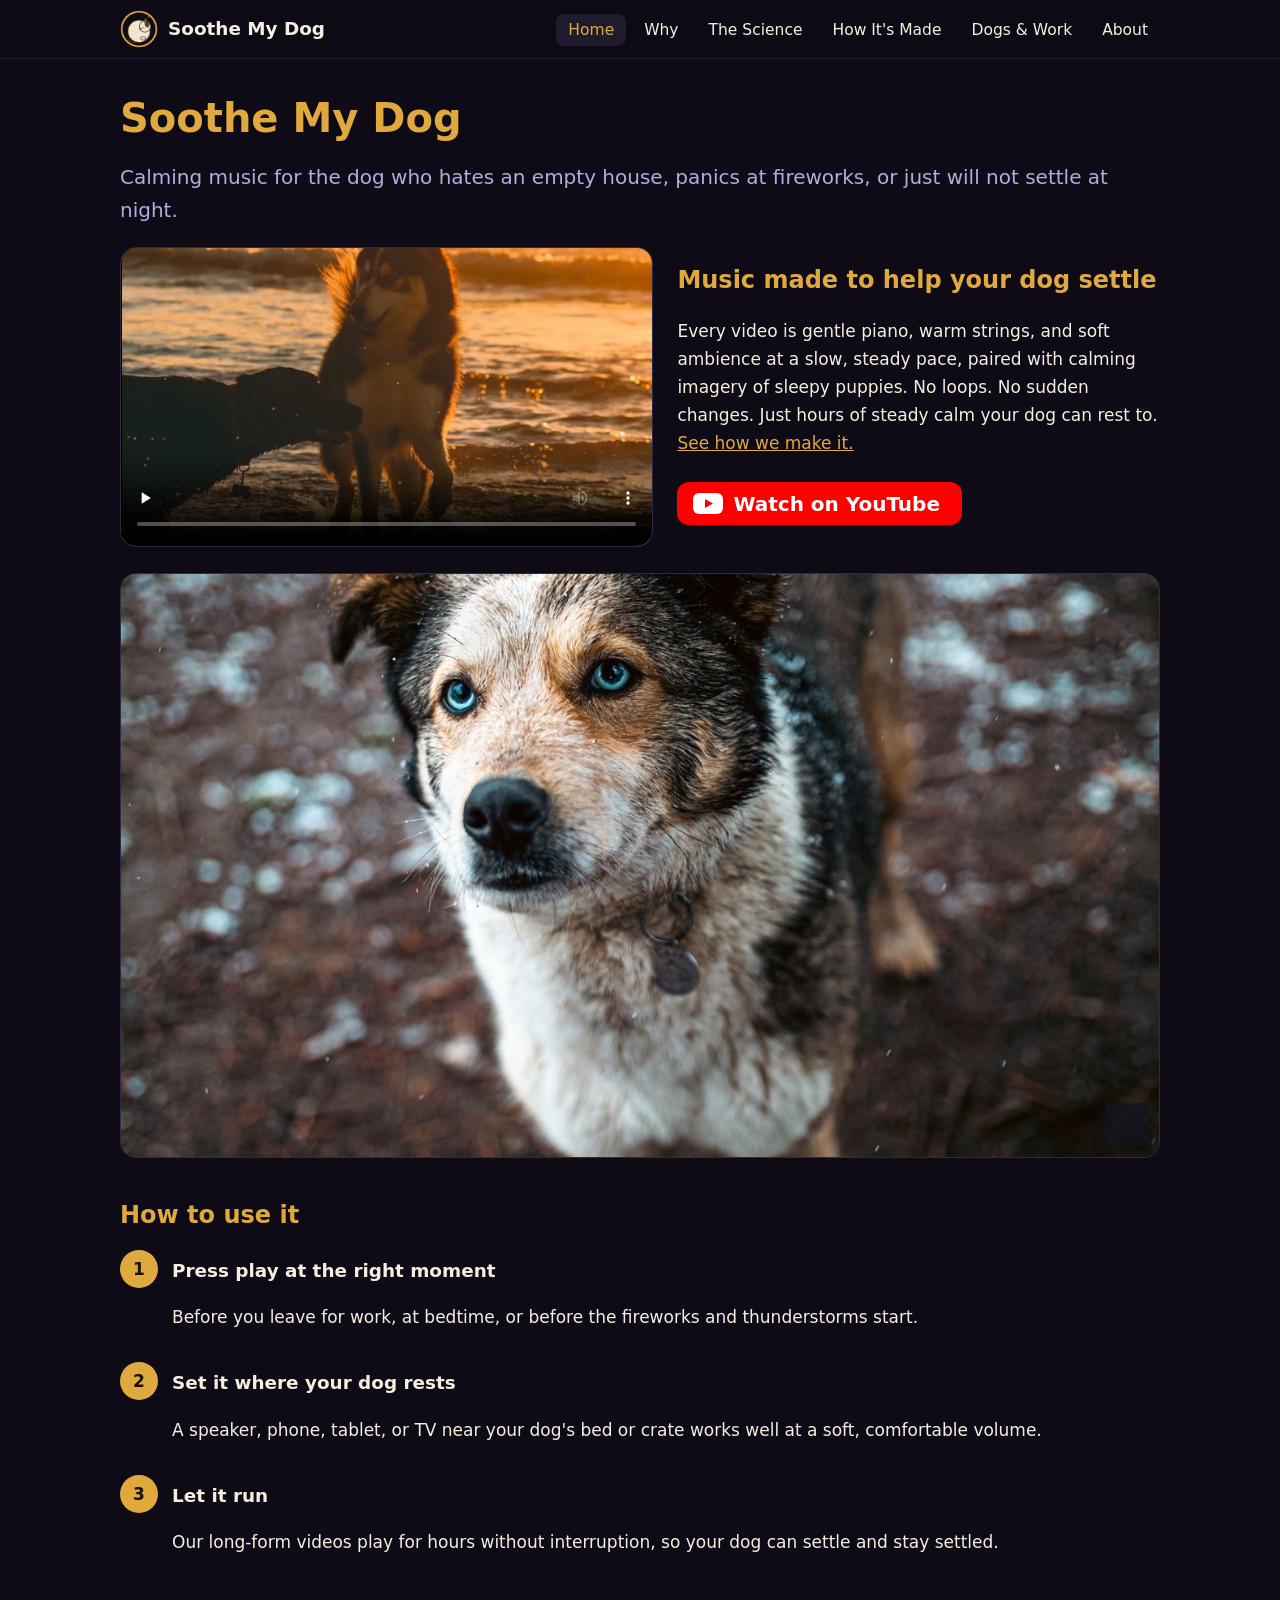
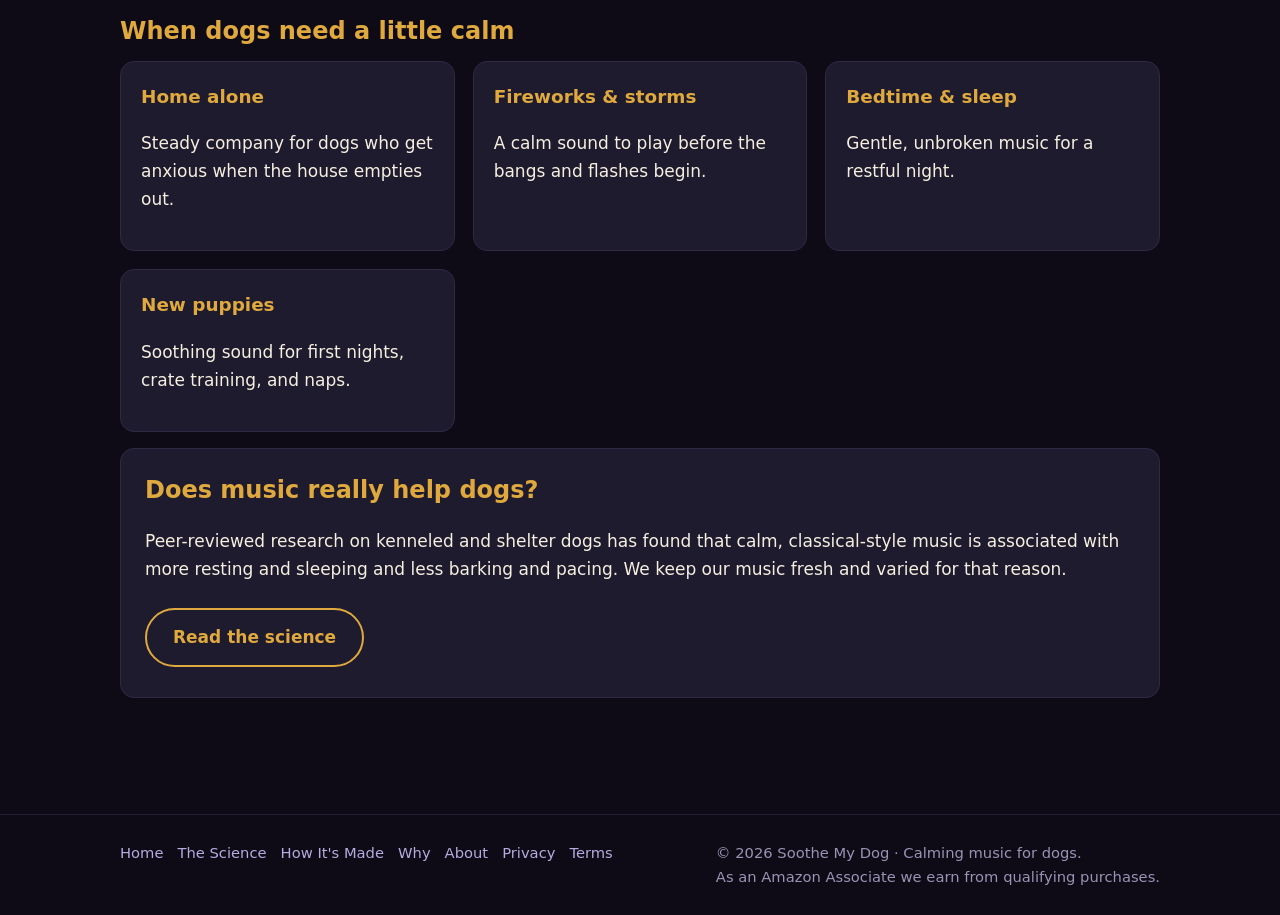
<file: index.html>
<!doctype html><html lang="en"><head>
<meta charset="utf-8"><meta name="viewport" content="width=device-width,initial-scale=1">
<title>Soothe My Dog | Calming Music for Dogs Home Alone, Sleep & Fireworks</title>
<meta name="description" content="Original calming music for dogs who are home alone, anxious overnight, or scared of fireworks and thunderstorms. Hours of gentle, uninterrupted music.">
<link rel="canonical" href="https://www.soothemydog.com/">
<link rel="icon" type="image/png" href="/assets/img/favicon.png">
<meta property="og:type" content="website"><meta property="og:title" content="Soothe My Dog | Calming Music for Dogs Home Alone, Sleep & Fireworks">
<meta property="og:description" content="Original calming music for dogs who are home alone, anxious overnight, or scared of fireworks and thunderstorms. Hours of gentle, uninterrupted music."><meta property="og:url" content="https://www.soothemydog.com/">
<meta property="og:image" content="https://www.soothemydog.com/assets/img/og-hero.jpg"><meta name="twitter:card" content="summary_large_image">
<link rel="stylesheet" href="/assets/site.css?v=b7cb299e">
<script type="application/ld+json">{"@context":"https://schema.org","@type":"Organization","name":"Soothe My Dog","url":"https://www.soothemydog.com","logo":"https://www.soothemydog.com/assets/img/logo.png","description":"Original calming music for dogs who are home alone, anxious, or scared of fireworks and storms.","sameAs":["https://www.youtube.com/channel/UCDjGupYODDsBWKeuKjRhHag"]}</script></head><body>
<a class="skip" href="#main">Skip to content</a>
<header class="site"><div class="bar">
<a class="brand" href="/"><img src="/assets/img/logo.png" alt="" width="38" height="38"><span>Soothe My Dog</span></a>
<nav class="main" aria-label="Primary"><ul><li><a href="/" aria-current="page">Home</a></li><li><a href="/why/">Why</a></li><li><a href="/science/">The Science</a></li><li><a href="/how-our-music-is-made/">How It's Made</a></li><li><a href="/covid-dogs/">Dogs & Work</a></li><li><a href="/about/">About</a></li></ul></nav>
</div></header>
<main id="main">

<h1>Soothe My Dog</h1>
<p class="lead">Calming music for the dog who hates an empty house, panics at fireworks, or just will not settle at night.</p>
<section class="hero">
  <div>
    <video controls preload="none" poster="/assets/video/demo-poster.jpg" width="1280" height="720">
      <source src="/assets/video/demo.mp4" type="video/mp4">
      Your browser does not support the video tag. Watch our music on
      <a href="https://www.youtube.com/channel/UCDjGupYODDsBWKeuKjRhHag">YouTube</a>.
    </video>
  </div>
  <div>
    <h2 style="margin-top:0">Music made to help your dog settle</h2>
    <p>Every video is gentle piano, warm strings, and soft ambience at a slow, steady pace, paired with
    calming imagery of sleepy puppies. No loops. No sudden changes. Just hours of steady calm your dog
    can rest to. <a href="/how-our-music-is-made/">See how we make it.</a></p>
    <a class="btn-yt" href="https://www.youtube.com/channel/UCDjGupYODDsBWKeuKjRhHag"><svg width="30" height="21" viewBox="0 0 30 21" aria-hidden="true" focusable="false"><rect width="30" height="21" rx="6" fill="#fff"></rect><path d="M12 6l8 4.5-8 4.5z" fill="#FF0000"></path></svg>Watch on YouTube</a>
  </div>
</section>
<section class="carousel" aria-roledescription="carousel" aria-label="Sleepy puppies"><div class="frame"><img src="/assets/carousel/pic01.jpg" alt="A calm puppy resting peacefully" class="on" loading="lazy" width="1280" height="720"><img src="/assets/carousel/pic02.jpg" alt="A sleepy young dog settling down" loading="lazy" width="1280" height="720"><img src="/assets/carousel/pic03.jpg" alt="A relaxed puppy with soft eyes" loading="lazy" width="1280" height="720"><img src="/assets/carousel/pic04.jpg" alt="A gentle puppy at rest" loading="lazy" width="1280" height="720"><img src="/assets/carousel/pic05.jpg" alt="A cozy puppy curled up" loading="lazy" width="1280" height="720"><img src="/assets/carousel/pic06.jpg" alt="A drowsy puppy ready to nap" loading="lazy" width="1280" height="720"><img src="/assets/carousel/pic07.jpg" alt="A serene puppy lying quietly" loading="lazy" width="1280" height="720"><img src="/assets/carousel/pic08.jpg" alt="A content puppy relaxing" loading="lazy" width="1280" height="720"><img src="/assets/carousel/pic09.jpg" alt="A tranquil puppy at ease" loading="lazy" width="1280" height="720"><img src="/assets/carousel/pic10.jpg" alt="A soft-furred puppy dozing" loading="lazy" width="1280" height="720"><img src="/assets/carousel/pic11.jpg" alt="A calm puppy resting peacefully" loading="lazy" width="1280" height="720"><img src="/assets/carousel/pic12.jpg" alt="A sleepy young dog settling down" loading="lazy" width="1280" height="720"><img src="/assets/carousel/pic13.jpg" alt="A relaxed puppy with soft eyes" loading="lazy" width="1280" height="720"><img src="/assets/carousel/pic14.jpg" alt="A gentle puppy at rest" loading="lazy" width="1280" height="720"><img src="/assets/carousel/pic15.jpg" alt="A cozy puppy curled up" loading="lazy" width="1280" height="720"><img src="/assets/carousel/pic16.jpg" alt="A drowsy puppy ready to nap" loading="lazy" width="1280" height="720"><img src="/assets/carousel/pic17.jpg" alt="A serene puppy lying quietly" loading="lazy" width="1280" height="720"><img src="/assets/carousel/pic18.jpg" alt="A content puppy relaxing" loading="lazy" width="1280" height="720"><img src="/assets/carousel/pic19.jpg" alt="A tranquil puppy at ease" loading="lazy" width="1280" height="720"><img src="/assets/carousel/pic20.jpg" alt="A soft-furred puppy dozing" loading="lazy" width="1280" height="720"><img src="/assets/carousel/pic21.jpg" alt="A calm puppy resting peacefully" loading="lazy" width="1280" height="720"><img src="/assets/carousel/pic22.jpg" alt="A sleepy young dog settling down" loading="lazy" width="1280" height="720"><img src="/assets/carousel/pic23.jpg" alt="A relaxed puppy with soft eyes" loading="lazy" width="1280" height="720"><img src="/assets/carousel/pic24.jpg" alt="A gentle puppy at rest" loading="lazy" width="1280" height="720"><img src="/assets/carousel/pic25.jpg" alt="A cozy puppy curled up" loading="lazy" width="1280" height="720"><img src="/assets/carousel/pic26.jpg" alt="A drowsy puppy ready to nap" loading="lazy" width="1280" height="720"><img src="/assets/carousel/pic27.jpg" alt="A serene puppy lying quietly" loading="lazy" width="1280" height="720"><img src="/assets/carousel/pic28.jpg" alt="A content puppy relaxing" loading="lazy" width="1280" height="720"><img src="/assets/carousel/pic29.jpg" alt="A tranquil puppy at ease" loading="lazy" width="1280" height="720"><img src="/assets/carousel/pic30.jpg" alt="A soft-furred puppy dozing" loading="lazy" width="1280" height="720"><img src="/assets/carousel/pic31.jpg" alt="A calm puppy resting peacefully" loading="lazy" width="1280" height="720"><img src="/assets/carousel/pic32.jpg" alt="A sleepy young dog settling down" loading="lazy" width="1280" height="720"><img src="/assets/carousel/pic33.jpg" alt="A relaxed puppy with soft eyes" loading="lazy" width="1280" height="720"><img src="/assets/carousel/pic34.jpg" alt="A gentle puppy at rest" loading="lazy" width="1280" height="720"><img src="/assets/carousel/pic35.jpg" alt="A cozy puppy curled up" loading="lazy" width="1280" height="720"><img src="/assets/carousel/pic36.jpg" alt="A drowsy puppy ready to nap" loading="lazy" width="1280" height="720"><img src="/assets/carousel/pic37.jpg" alt="A serene puppy lying quietly" loading="lazy" width="1280" height="720"><img src="/assets/carousel/pic38.jpg" alt="A content puppy relaxing" loading="lazy" width="1280" height="720"><img src="/assets/carousel/pic39.jpg" alt="A tranquil puppy at ease" loading="lazy" width="1280" height="720"><img src="/assets/carousel/pic40.jpg" alt="A soft-furred puppy dozing" loading="lazy" width="1280" height="720"><img src="/assets/carousel/pic41.jpg" alt="A calm puppy resting peacefully" loading="lazy" width="1280" height="720"><img src="/assets/carousel/pic42.jpg" alt="A sleepy young dog settling down" loading="lazy" width="1280" height="720"><img src="/assets/carousel/pic43.jpg" alt="A relaxed puppy with soft eyes" loading="lazy" width="1280" height="720"><img src="/assets/carousel/pic44.jpg" alt="A gentle puppy at rest" loading="lazy" width="1280" height="720"><img src="/assets/carousel/pic45.jpg" alt="A cozy puppy curled up" loading="lazy" width="1280" height="720"><img src="/assets/carousel/pic46.jpg" alt="A drowsy puppy ready to nap" loading="lazy" width="1280" height="720"><img src="/assets/carousel/pic47.jpg" alt="A serene puppy lying quietly" loading="lazy" width="1280" height="720"></div><p class="cstatus" aria-live="polite" style="position:absolute;left:-9999px">Image 1 of 47</p><button class="playpause" type="button" aria-pressed="true" aria-label="Pause slideshow">⏸</button></section>
<h2>How to use it</h2>
<div class="step"><div class="n">1</div><div><h3 style="margin-top:6px">Press play at the right moment</h3>
<p>Before you leave for work, at bedtime, or before the fireworks and thunderstorms start.</p></div></div>
<div class="step"><div class="n">2</div><div><h3 style="margin-top:6px">Set it where your dog rests</h3>
<p>A speaker, phone, tablet, or TV near your dog's bed or crate works well at a soft, comfortable volume.</p></div></div>
<div class="step"><div class="n">3</div><div><h3 style="margin-top:6px">Let it run</h3>
<p>Our long-form videos play for hours without interruption, so your dog can settle and stay settled.</p></div></div>
<h2>When dogs need a little calm</h2>
<div class="grid g2">
  <div class="usecase"><h3>Home alone</h3><p>Steady company for dogs who get anxious when the house empties out.</p></div>
  <div class="usecase"><h3>Fireworks &amp; storms</h3><p>A calm sound to play before the bangs and flashes begin.</p></div>
  <div class="usecase"><h3>Bedtime &amp; sleep</h3><p>Gentle, unbroken music for a restful night.</p></div>
  <div class="usecase"><h3>New puppies</h3><p>Soothing sound for first nights, crate training, and naps.</p></div>
</div>
<div class="card"><h2 style="margin-top:0">Does music really help dogs?</h2>
<p>Peer-reviewed research on kenneled and shelter dogs has found that calm, classical-style music is
associated with more resting and sleeping and less barking and pacing. We keep our music fresh and
varied for that reason.</p>
<a class="btn ghost" href="/science/">Read the science</a></div>

</main><script src="/assets/carousel.js"></script>
<footer class="site"><div class="fwrap">
<div><nav aria-label="Footer"><a href="/">Home</a><a href="/science/">The Science</a><a href="/how-our-music-is-made/">How It's Made</a><a href="/why/">Why</a><a href="/about/">About</a><a href="/privacy/">Privacy</a><a href="/terms/">Terms</a></nav></div>
<div>&copy; 2026 Soothe My Dog &middot; Calming music for dogs.<br>As an Amazon Associate we earn from qualifying purchases.</div>
</div></footer>
</body></html>
</file>
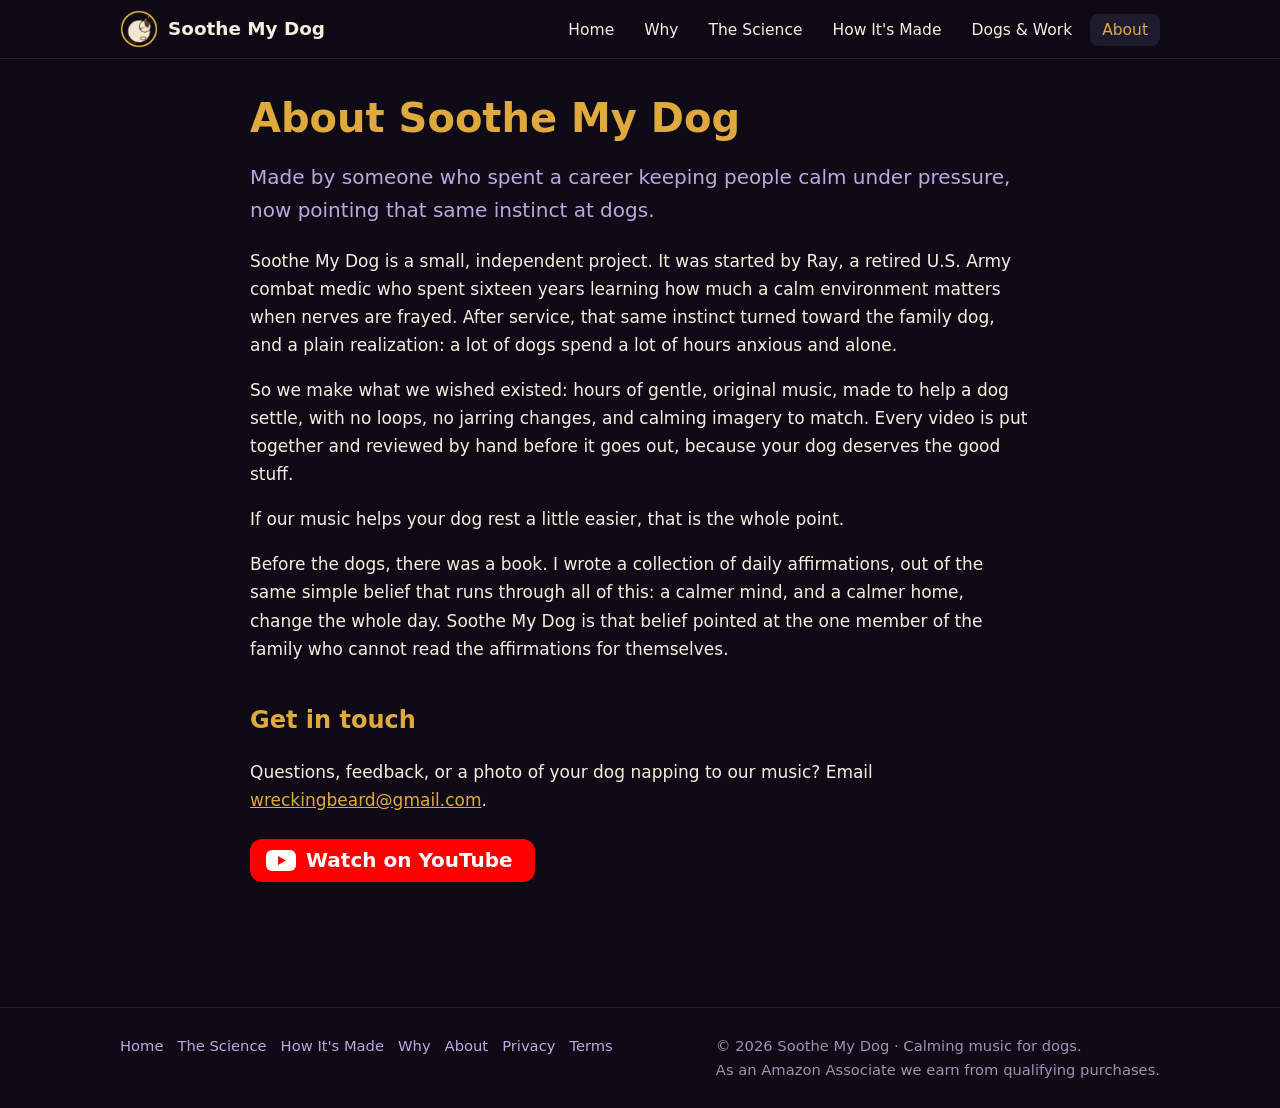
<file: about/index.html>
<!doctype html><html lang="en"><head>
<meta charset="utf-8"><meta name="viewport" content="width=device-width,initial-scale=1">
<title>About | Soothe My Dog</title>
<meta name="description" content="The story behind Soothe My Dog: original calming music made to help anxious dogs settle.">
<link rel="canonical" href="https://www.soothemydog.com/about/">
<link rel="icon" type="image/png" href="/assets/img/favicon.png">
<meta property="og:type" content="website"><meta property="og:title" content="About | Soothe My Dog">
<meta property="og:description" content="The story behind Soothe My Dog: original calming music made to help anxious dogs settle."><meta property="og:url" content="https://www.soothemydog.com/about/">
<meta property="og:image" content="https://www.soothemydog.com/assets/img/og-hero.jpg"><meta name="twitter:card" content="summary_large_image">
<link rel="stylesheet" href="/assets/site.css?v=b7cb299e">
<script type="application/ld+json">{"@context":"https://schema.org","@type":"Organization","name":"Soothe My Dog","url":"https://www.soothemydog.com","logo":"https://www.soothemydog.com/assets/img/logo.png","description":"Original calming music for dogs who are home alone, anxious, or scared of fireworks and storms.","sameAs":["https://www.youtube.com/channel/UCDjGupYODDsBWKeuKjRhHag"]}</script></head><body>
<a class="skip" href="#main">Skip to content</a>
<header class="site"><div class="bar">
<a class="brand" href="/"><img src="/assets/img/logo.png" alt="" width="38" height="38"><span>Soothe My Dog</span></a>
<nav class="main" aria-label="Primary"><ul><li><a href="/">Home</a></li><li><a href="/why/">Why</a></li><li><a href="/science/">The Science</a></li><li><a href="/how-our-music-is-made/">How It's Made</a></li><li><a href="/covid-dogs/">Dogs & Work</a></li><li><a href="/about/" aria-current="page">About</a></li></ul></nav>
</div></header>
<main id="main">

<div class="wrap-narrow">
<h1>About Soothe My Dog</h1>
<p class="lead">Made by someone who spent a career keeping people calm under pressure, now pointing that
same instinct at dogs.</p>
<p>Soothe My Dog is a small, independent project. It was started by Ray, a retired U.S. Army combat
medic who spent sixteen years learning how much a calm environment matters when nerves are frayed.
After service, that same instinct turned toward the family dog, and a plain realization: a lot of dogs
spend a lot of hours anxious and alone.</p>
<p>So we make what we wished existed: hours of gentle, original music, made to help a dog settle, with
no loops, no jarring changes, and calming imagery to match. Every video is put together and reviewed by
hand before it goes out, because your dog deserves the good stuff.</p>
<p>If our music helps your dog rest a little easier, that is the whole point.</p>
<p>Before the dogs, there was a book. I wrote a collection of daily affirmations, out of the same simple
belief that runs through all of this: a calmer mind, and a calmer home, change the whole day. Soothe My
Dog is that belief pointed at the one member of the family who cannot read the affirmations for
themselves.</p>
<h2>Get in touch</h2>
<p>Questions, feedback, or a photo of your dog napping to our music? Email
<a href="mailto:wreckingbeard@gmail.com">wreckingbeard@gmail.com</a>.</p>
<p><a class="btn-yt" href="https://www.youtube.com/channel/UCDjGupYODDsBWKeuKjRhHag"><svg width="30" height="21" viewBox="0 0 30 21" aria-hidden="true" focusable="false"><rect width="30" height="21" rx="6" fill="#fff"></rect><path d="M12 6l8 4.5-8 4.5z" fill="#FF0000"></path></svg>Watch on YouTube</a></p>
</div>

</main>
<footer class="site"><div class="fwrap">
<div><nav aria-label="Footer"><a href="/">Home</a><a href="/science/">The Science</a><a href="/how-our-music-is-made/">How It's Made</a><a href="/why/">Why</a><a href="/about/">About</a><a href="/privacy/">Privacy</a><a href="/terms/">Terms</a></nav></div>
<div>&copy; 2026 Soothe My Dog &middot; Calming music for dogs.<br>As an Amazon Associate we earn from qualifying purchases.</div>
</div></footer>
</body></html>
</file>
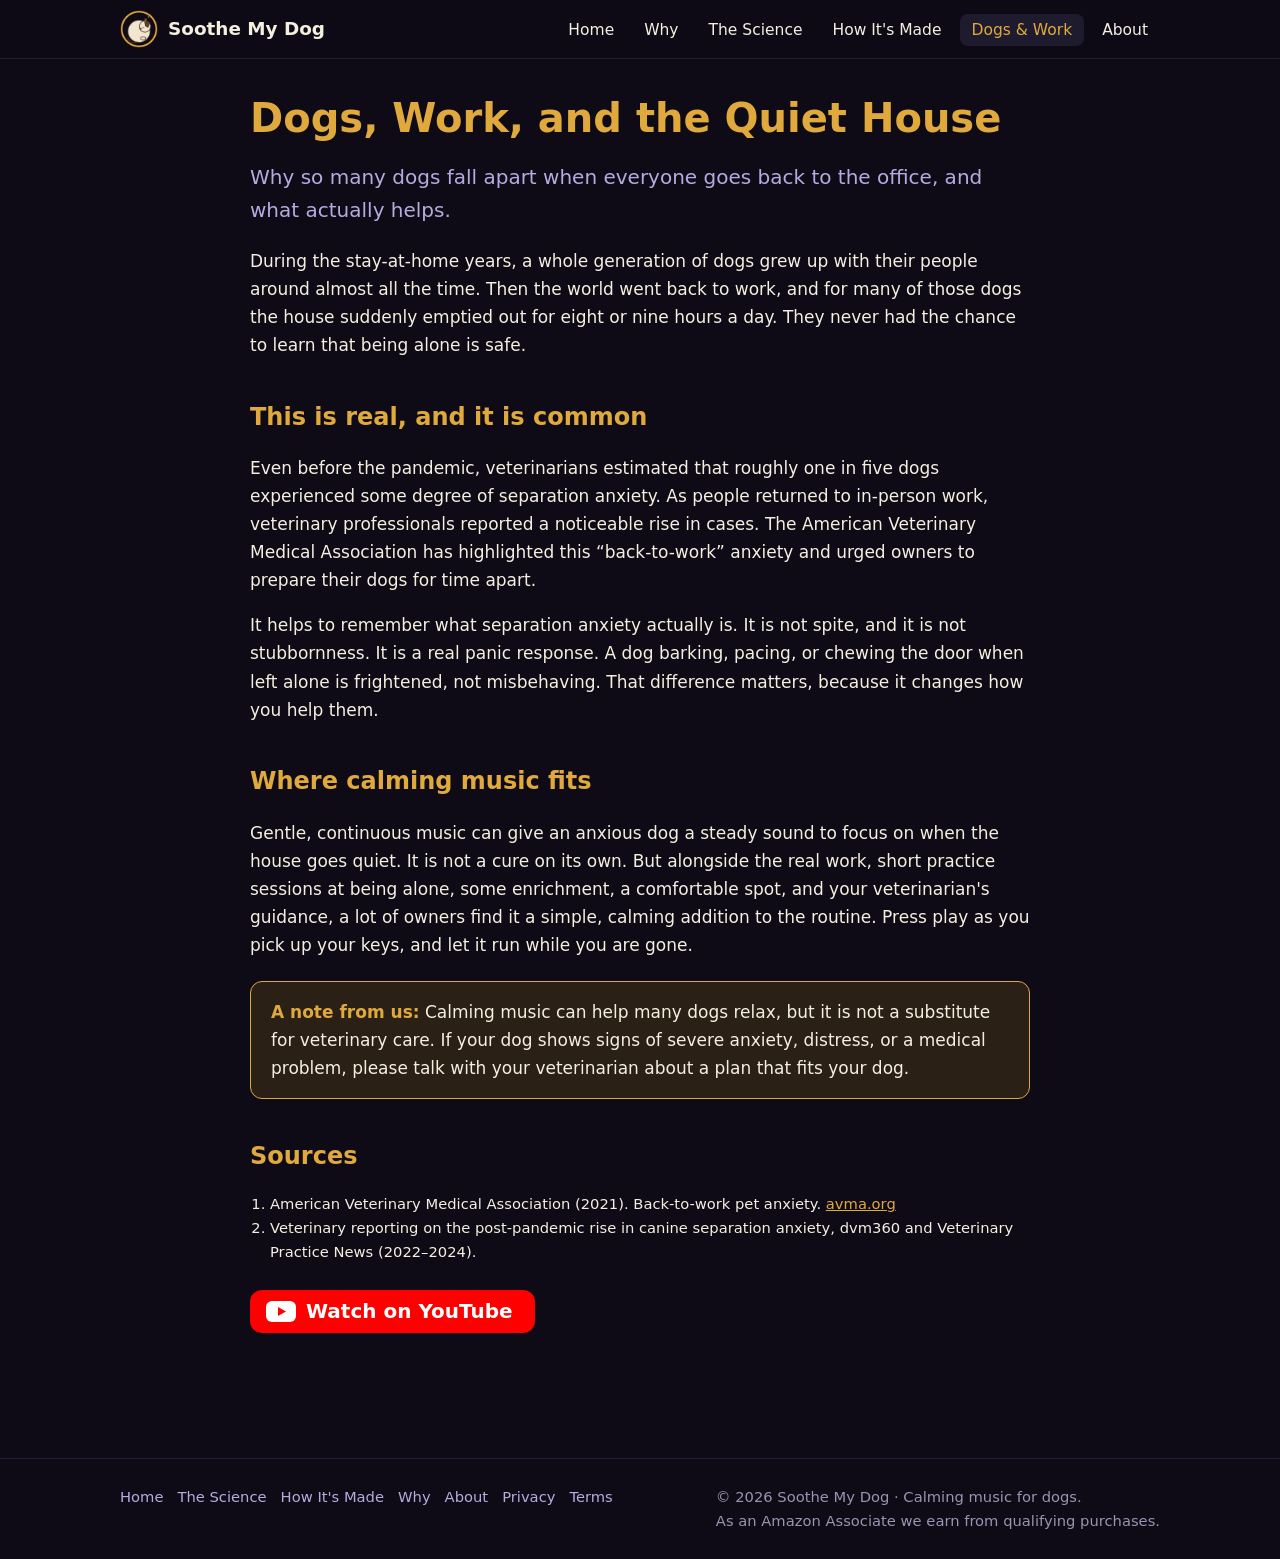
<file: covid-dogs/index.html>
<!doctype html><html lang="en"><head>
<meta charset="utf-8"><meta name="viewport" content="width=device-width,initial-scale=1">
<title>Dogs, Work & Separation Anxiety | Soothe My Dog</title>
<meta name="description" content="Why dogs struggle with separation anxiety after everyone returns to work, and how calming music can help.">
<link rel="canonical" href="https://www.soothemydog.com/covid-dogs/">
<link rel="icon" type="image/png" href="/assets/img/favicon.png">
<meta property="og:type" content="website"><meta property="og:title" content="Dogs, Work & Separation Anxiety | Soothe My Dog">
<meta property="og:description" content="Why dogs struggle with separation anxiety after everyone returns to work, and how calming music can help."><meta property="og:url" content="https://www.soothemydog.com/covid-dogs/">
<meta property="og:image" content="https://www.soothemydog.com/assets/img/og-hero.jpg"><meta name="twitter:card" content="summary_large_image">
<link rel="stylesheet" href="/assets/site.css?v=b7cb299e">
<script type="application/ld+json">{"@context":"https://schema.org","@type":"Organization","name":"Soothe My Dog","url":"https://www.soothemydog.com","logo":"https://www.soothemydog.com/assets/img/logo.png","description":"Original calming music for dogs who are home alone, anxious, or scared of fireworks and storms.","sameAs":["https://www.youtube.com/channel/UCDjGupYODDsBWKeuKjRhHag"]}</script></head><body>
<a class="skip" href="#main">Skip to content</a>
<header class="site"><div class="bar">
<a class="brand" href="/"><img src="/assets/img/logo.png" alt="" width="38" height="38"><span>Soothe My Dog</span></a>
<nav class="main" aria-label="Primary"><ul><li><a href="/">Home</a></li><li><a href="/why/">Why</a></li><li><a href="/science/">The Science</a></li><li><a href="/how-our-music-is-made/">How It's Made</a></li><li><a href="/covid-dogs/" aria-current="page">Dogs & Work</a></li><li><a href="/about/">About</a></li></ul></nav>
</div></header>
<main id="main">

<div class="wrap-narrow">
<h1>Dogs, Work, and the Quiet House</h1>
<p class="lead">Why so many dogs fall apart when everyone goes back to the office, and what actually helps.</p>
<p>During the stay-at-home years, a whole generation of dogs grew up with their people around almost
all the time. Then the world went back to work, and for many of those dogs the house suddenly emptied
out for eight or nine hours a day. They never had the chance to learn that being alone is safe.</p>
<h2>This is real, and it is common</h2>
<p>Even before the pandemic, veterinarians estimated that roughly one in five dogs experienced some
degree of separation anxiety. As people returned to in-person work, veterinary professionals reported a
noticeable rise in cases. The American Veterinary Medical Association has highlighted this
&ldquo;back-to-work&rdquo; anxiety and urged owners to prepare their dogs for time apart.</p>
<p>It helps to remember what separation anxiety actually is. It is not spite, and it is not stubbornness. It
is a real panic response. A dog barking, pacing, or chewing the door when left alone is frightened, not
misbehaving. That difference matters, because it changes how you help them.</p>
<h2>Where calming music fits</h2>
<p>Gentle, continuous music can give an anxious dog a steady sound to focus on when the house goes quiet.
It is not a cure on its own. But alongside the real work, short practice sessions at being alone, some
enrichment, a comfortable spot, and your veterinarian's guidance, a lot of owners find it a simple,
calming addition to the routine. Press play as you pick up your keys, and let it run while you are gone.</p>
<div class="disclaimer"><strong>A note from us:</strong> Calming music can help many dogs relax, but it is not a substitute for veterinary care. If your dog shows signs of severe anxiety, distress, or a medical problem, please talk with your veterinarian about a plan that fits your dog.</div>
<div class="cite"><h2>Sources</h2><ol>
<li>American Veterinary Medical Association (2021). Back-to-work pet anxiety.
<a href="https://www.avma.org/javma-news/2021-08-15/back-work-pet-anxiety">avma.org</a></li>
<li>Veterinary reporting on the post-pandemic rise in canine separation anxiety, dvm360 and
Veterinary Practice News (2022&ndash;2024).</li>
</ol></div>
<p><a class="btn-yt" href="https://www.youtube.com/channel/UCDjGupYODDsBWKeuKjRhHag"><svg width="30" height="21" viewBox="0 0 30 21" aria-hidden="true" focusable="false"><rect width="30" height="21" rx="6" fill="#fff"></rect><path d="M12 6l8 4.5-8 4.5z" fill="#FF0000"></path></svg>Watch on YouTube</a></p>
</div>

</main>
<footer class="site"><div class="fwrap">
<div><nav aria-label="Footer"><a href="/">Home</a><a href="/science/">The Science</a><a href="/how-our-music-is-made/">How It's Made</a><a href="/why/">Why</a><a href="/about/">About</a><a href="/privacy/">Privacy</a><a href="/terms/">Terms</a></nav></div>
<div>&copy; 2026 Soothe My Dog &middot; Calming music for dogs.<br>As an Amazon Associate we earn from qualifying purchases.</div>
</div></footer>
</body></html>
</file>
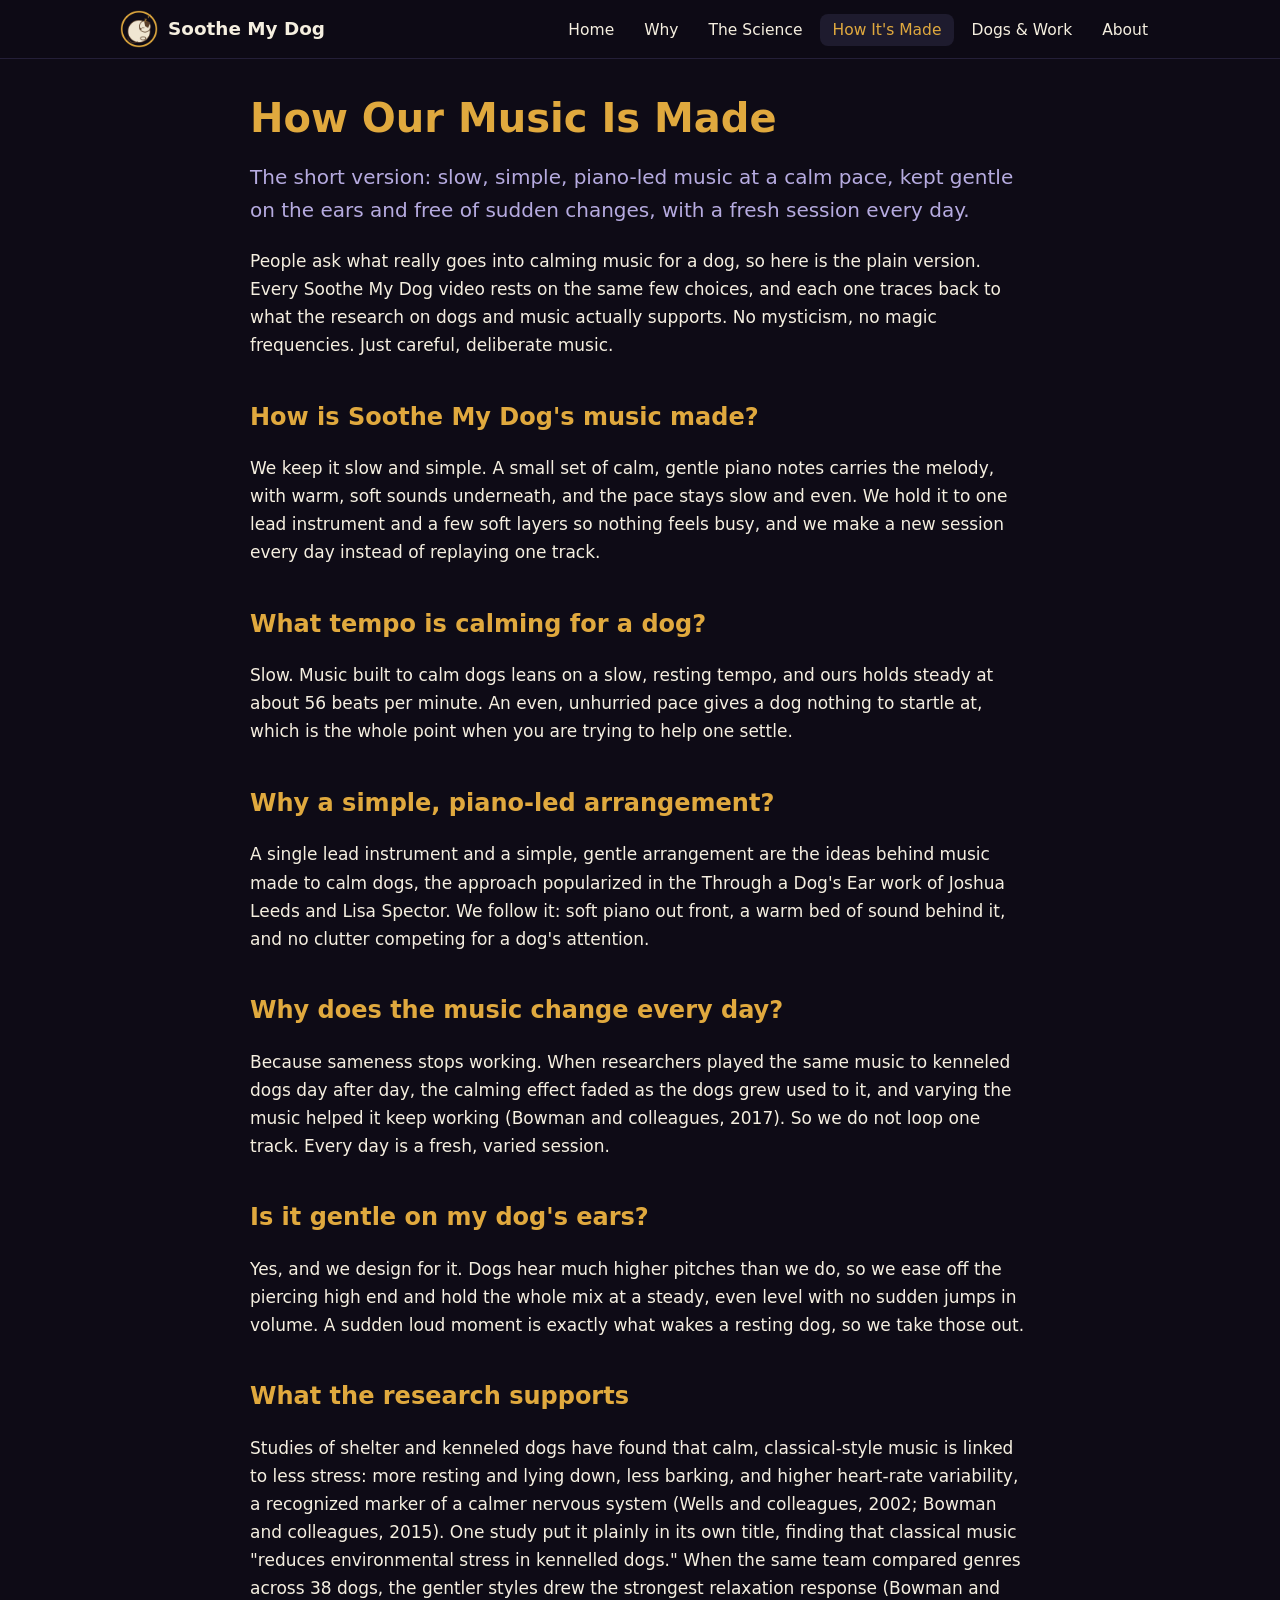
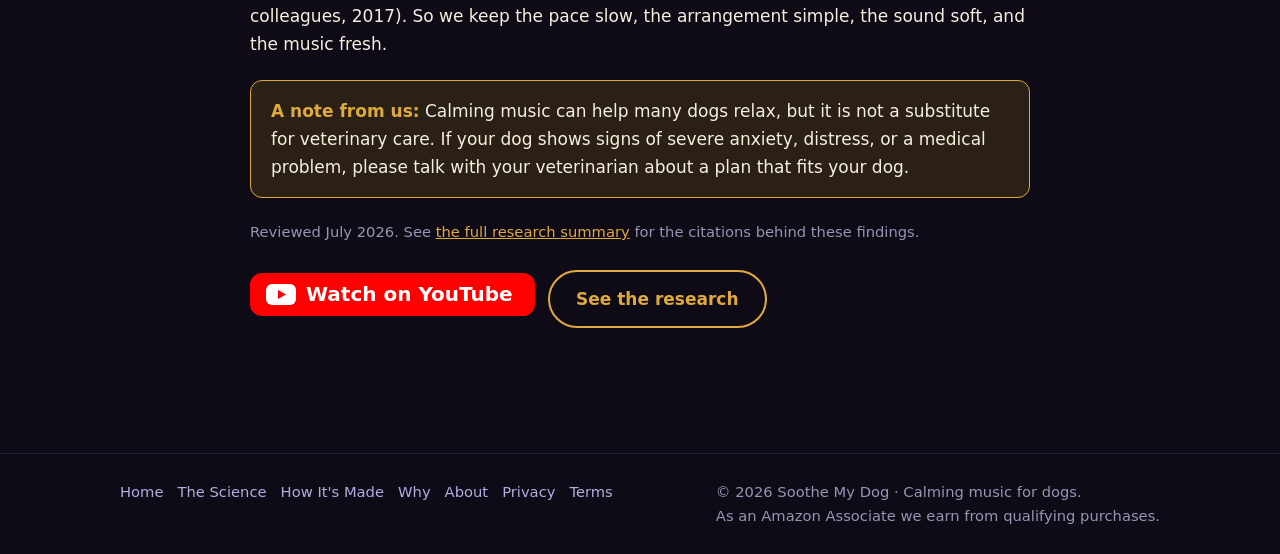
<file: how-our-music-is-made/index.html>
<!doctype html><html lang="en"><head>
<meta charset="utf-8"><meta name="viewport" content="width=device-width,initial-scale=1">
<title>How Our Calming Dog Music Is Made | Soothe My Dog</title>
<meta name="description" content="How we make calming music for dogs: a slow resting tempo of about 56 BPM, a simple piano-led arrangement, gentle high-frequency roll-off, and a fresh session every day, grounded in the research.">
<link rel="canonical" href="https://www.soothemydog.com/how-our-music-is-made/">
<link rel="icon" type="image/png" href="/assets/img/favicon.png">
<meta property="og:type" content="website"><meta property="og:title" content="How Our Calming Dog Music Is Made | Soothe My Dog">
<meta property="og:description" content="How we make calming music for dogs: a slow resting tempo of about 56 BPM, a simple piano-led arrangement, gentle high-frequency roll-off, and a fresh session every day, grounded in the research."><meta property="og:url" content="https://www.soothemydog.com/how-our-music-is-made/">
<meta property="og:image" content="https://www.soothemydog.com/assets/img/og-hero.jpg"><meta name="twitter:card" content="summary_large_image">
<link rel="stylesheet" href="/assets/site.css?v=b7cb299e">
<script type="application/ld+json">{"@context":"https://schema.org","@type":"Organization","name":"Soothe My Dog","url":"https://www.soothemydog.com","logo":"https://www.soothemydog.com/assets/img/logo.png","description":"Original calming music for dogs who are home alone, anxious, or scared of fireworks and storms.","sameAs":["https://www.youtube.com/channel/UCDjGupYODDsBWKeuKjRhHag"]}</script><script type="application/ld+json">{"@context":"https://schema.org","@type":"FAQPage","mainEntity":[{"@type":"Question","name":"How is Soothe My Dog's music made?","acceptedAnswer":{"@type":"Answer","text":"We keep it slow and simple. A small set of calm, gentle piano notes carries the melody, with warm, soft sounds underneath, and the pace stays slow and even. We hold it to one lead instrument and a few soft layers so nothing feels busy, and we make a new session every day instead of replaying one track."}},{"@type":"Question","name":"What tempo is calming for a dog?","acceptedAnswer":{"@type":"Answer","text":"Slow. Music built to calm dogs leans on a slow, resting tempo, and ours holds steady at about 56 beats per minute. An even, unhurried pace gives a dog nothing to startle at, which is the whole point when you are trying to help one settle."}},{"@type":"Question","name":"Why a simple, piano-led arrangement?","acceptedAnswer":{"@type":"Answer","text":"A single lead instrument and a simple, gentle arrangement are the ideas behind music made to calm dogs, the approach popularized in the Through a Dog's Ear work of Joshua Leeds and Lisa Spector. We follow it: soft piano out front, a warm bed of sound behind it, and no clutter competing for a dog's attention."}},{"@type":"Question","name":"Why does the music change every day?","acceptedAnswer":{"@type":"Answer","text":"Because sameness stops working. When researchers played the same music to kenneled dogs day after day, the calming effect faded as the dogs grew used to it, and varying the music helped it keep working (Bowman and colleagues, 2017). So we do not loop one track. Every day is a fresh, varied session."}},{"@type":"Question","name":"Is it gentle on my dog's ears?","acceptedAnswer":{"@type":"Answer","text":"Yes, and we design for it. Dogs hear much higher pitches than we do, so we ease off the piercing high end and hold the whole mix at a steady, even level with no sudden jumps in volume. A sudden loud moment is exactly what wakes a resting dog, so we take those out."}}]}</script></head><body>
<a class="skip" href="#main">Skip to content</a>
<header class="site"><div class="bar">
<a class="brand" href="/"><img src="/assets/img/logo.png" alt="" width="38" height="38"><span>Soothe My Dog</span></a>
<nav class="main" aria-label="Primary"><ul><li><a href="/">Home</a></li><li><a href="/why/">Why</a></li><li><a href="/science/">The Science</a></li><li><a href="/how-our-music-is-made/" aria-current="page">How It's Made</a></li><li><a href="/covid-dogs/">Dogs & Work</a></li><li><a href="/about/">About</a></li></ul></nav>
</div></header>
<main id="main">

<div class="wrap-narrow">
<h1>How Our Music Is Made</h1>
<p class="lead">The short version: slow, simple, piano-led music at a calm pace, kept gentle on the ears and free of sudden changes, with a fresh session every day.</p>
<p>People ask what really goes into calming music for a dog, so here is the plain version. Every Soothe My Dog video rests on the same few choices, and each one traces back to what the research on dogs and music actually supports. No mysticism, no magic frequencies. Just careful, deliberate music.</p>
<h2>How is Soothe My Dog's music made?</h2>
<p>We keep it slow and simple. A small set of calm, gentle piano notes carries the melody, with warm, soft sounds underneath, and the pace stays slow and even. We hold it to one lead instrument and a few soft layers so nothing feels busy, and we make a new session every day instead of replaying one track.</p>
<h2>What tempo is calming for a dog?</h2>
<p>Slow. Music built to calm dogs leans on a slow, resting tempo, and ours holds steady at about 56 beats per minute. An even, unhurried pace gives a dog nothing to startle at, which is the whole point when you are trying to help one settle.</p>
<h2>Why a simple, piano-led arrangement?</h2>
<p>A single lead instrument and a simple, gentle arrangement are the ideas behind music made to calm dogs, the approach popularized in the Through a Dog's Ear work of Joshua Leeds and Lisa Spector. We follow it: soft piano out front, a warm bed of sound behind it, and no clutter competing for a dog's attention.</p>
<h2>Why does the music change every day?</h2>
<p>Because sameness stops working. When researchers played the same music to kenneled dogs day after day, the calming effect faded as the dogs grew used to it, and varying the music helped it keep working (Bowman and colleagues, 2017). So we do not loop one track. Every day is a fresh, varied session.</p>
<h2>Is it gentle on my dog's ears?</h2>
<p>Yes, and we design for it. Dogs hear much higher pitches than we do, so we ease off the piercing high end and hold the whole mix at a steady, even level with no sudden jumps in volume. A sudden loud moment is exactly what wakes a resting dog, so we take those out.</p>

<h2>What the research supports</h2>
<p>Studies of shelter and kenneled dogs have found that calm, classical-style music is linked to less stress: more resting and lying down, less barking, and higher heart-rate variability, a recognized marker of a calmer nervous system (Wells and colleagues, 2002; Bowman and colleagues, 2015). One study put it plainly in its own title, finding that classical music "reduces environmental stress in kennelled dogs." When the same team compared genres across 38 dogs, the gentler styles drew the strongest relaxation response (Bowman and colleagues, 2017). So we keep the pace slow, the arrangement simple, the sound soft, and the music fresh.</p>
<div class="disclaimer"><strong>A note from us:</strong> Calming music can help many dogs relax, but it is not a substitute for veterinary care. If your dog shows signs of severe anxiety, distress, or a medical problem, please talk with your veterinarian about a plan that fits your dog.</div>
<p class="cite">Reviewed July 2026. See <a href="/science/">the full research summary</a> for the citations behind these findings.</p>
<p><a class="btn-yt" href="https://www.youtube.com/channel/UCDjGupYODDsBWKeuKjRhHag"><svg width="30" height="21" viewBox="0 0 30 21" aria-hidden="true" focusable="false"><rect width="30" height="21" rx="6" fill="#fff"></rect><path d="M12 6l8 4.5-8 4.5z" fill="#FF0000"></path></svg>Watch on YouTube</a> <a class="btn ghost" href="/science/">See the research</a></p>
</div>

</main>
<footer class="site"><div class="fwrap">
<div><nav aria-label="Footer"><a href="/">Home</a><a href="/science/">The Science</a><a href="/how-our-music-is-made/">How It's Made</a><a href="/why/">Why</a><a href="/about/">About</a><a href="/privacy/">Privacy</a><a href="/terms/">Terms</a></nav></div>
<div>&copy; 2026 Soothe My Dog &middot; Calming music for dogs.<br>As an Amazon Associate we earn from qualifying purchases.</div>
</div></footer>
</body></html>
</file>
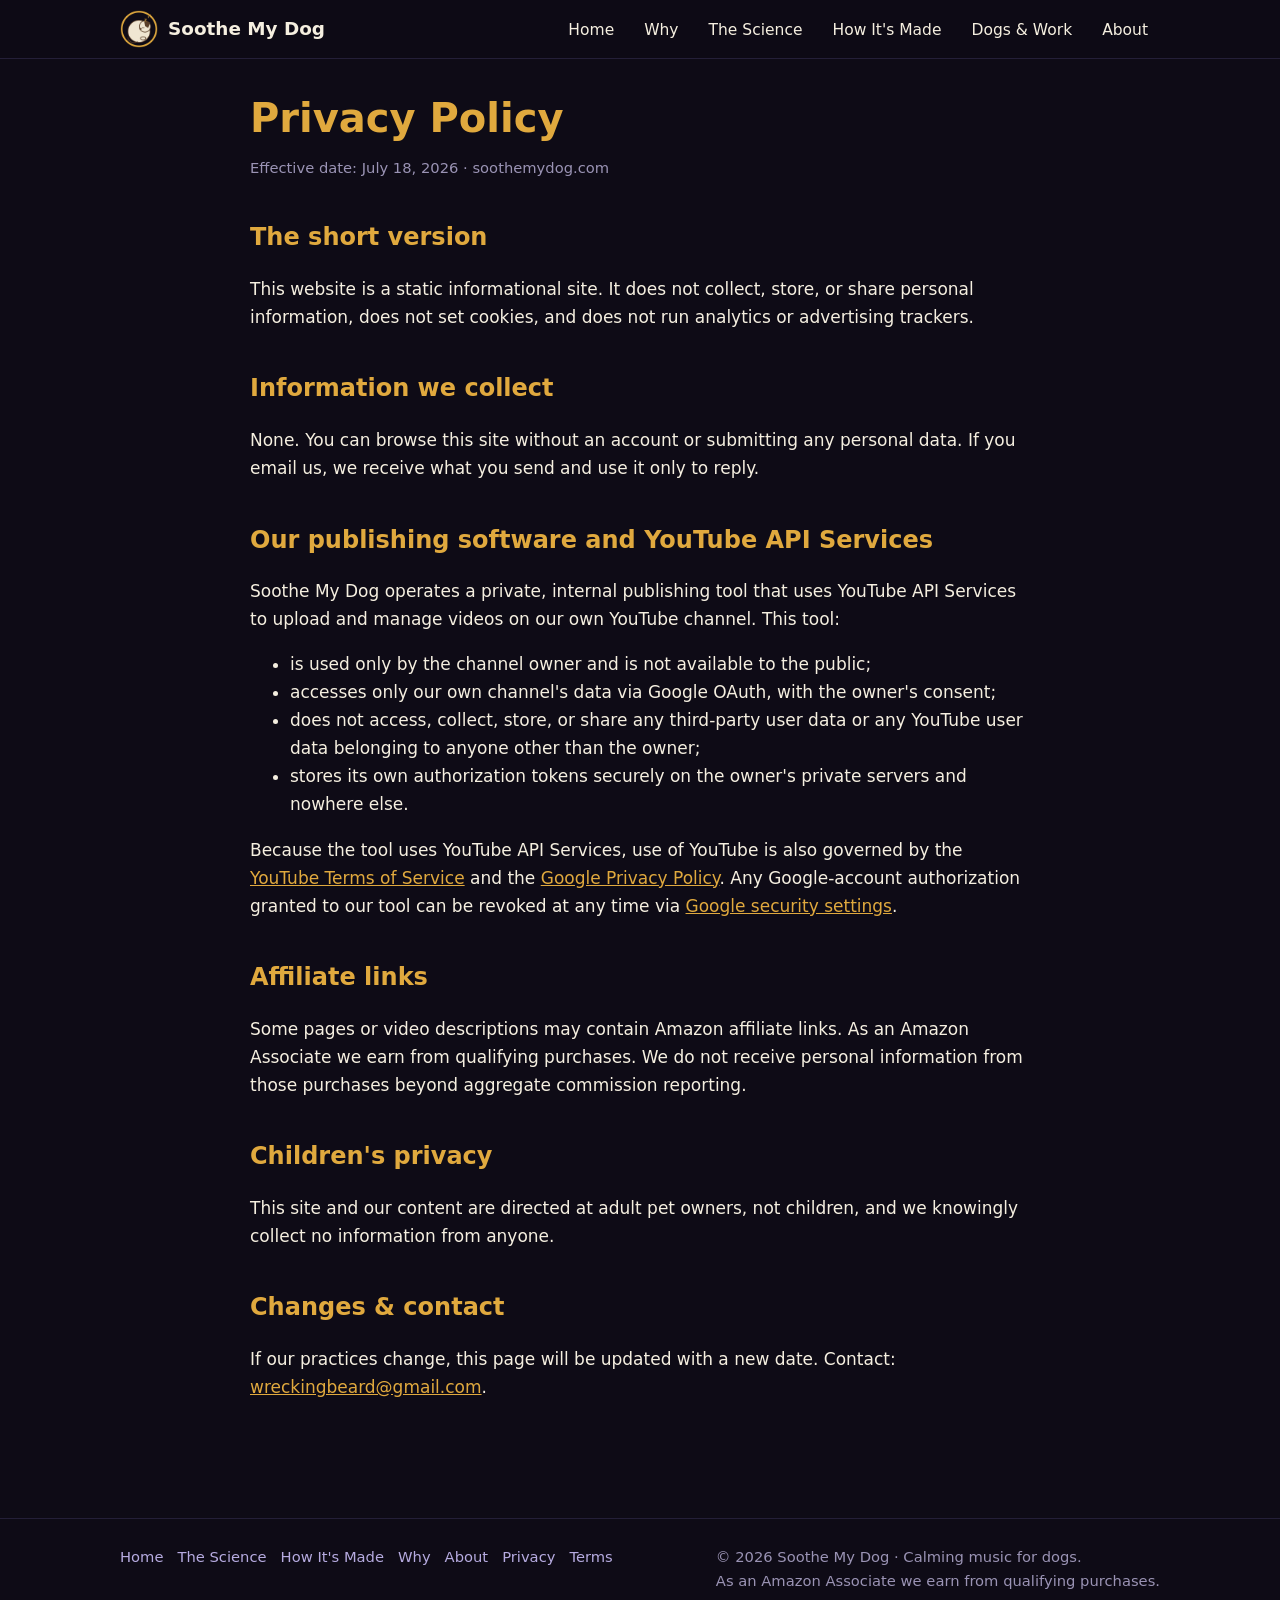
<file: privacy/index.html>
<!doctype html><html lang="en"><head>
<meta charset="utf-8"><meta name="viewport" content="width=device-width,initial-scale=1">
<title>Privacy Policy | Soothe My Dog</title>
<meta name="description" content="How Soothe My Dog handles data and privacy. A static site that collects nothing.">
<link rel="canonical" href="https://www.soothemydog.com/privacy/">
<link rel="icon" type="image/png" href="/assets/img/favicon.png">
<meta property="og:type" content="website"><meta property="og:title" content="Privacy Policy | Soothe My Dog">
<meta property="og:description" content="How Soothe My Dog handles data and privacy. A static site that collects nothing."><meta property="og:url" content="https://www.soothemydog.com/privacy/">
<meta property="og:image" content="https://www.soothemydog.com/assets/img/og-hero.jpg"><meta name="twitter:card" content="summary_large_image">
<link rel="stylesheet" href="/assets/site.css?v=b7cb299e">
<script type="application/ld+json">{"@context":"https://schema.org","@type":"Organization","name":"Soothe My Dog","url":"https://www.soothemydog.com","logo":"https://www.soothemydog.com/assets/img/logo.png","description":"Original calming music for dogs who are home alone, anxious, or scared of fireworks and storms.","sameAs":["https://www.youtube.com/channel/UCDjGupYODDsBWKeuKjRhHag"]}</script></head><body>
<a class="skip" href="#main">Skip to content</a>
<header class="site"><div class="bar">
<a class="brand" href="/"><img src="/assets/img/logo.png" alt="" width="38" height="38"><span>Soothe My Dog</span></a>
<nav class="main" aria-label="Primary"><ul><li><a href="/">Home</a></li><li><a href="/why/">Why</a></li><li><a href="/science/">The Science</a></li><li><a href="/how-our-music-is-made/">How It's Made</a></li><li><a href="/covid-dogs/">Dogs & Work</a></li><li><a href="/about/">About</a></li></ul></nav>
</div></header>
<main id="main">

<div class="wrap-narrow">
<h1>Privacy Policy</h1>
<p class="cite">Effective date: July 18, 2026 &middot; soothemydog.com</p>
<h2>The short version</h2>
<p>This website is a static informational site. It does not collect, store, or share personal
information, does not set cookies, and does not run analytics or advertising trackers.</p>
<h2>Information we collect</h2>
<p>None. You can browse this site without an account or submitting any personal data. If you email us,
we receive what you send and use it only to reply.</p>
<h2>Our publishing software and YouTube API Services</h2>
<p>Soothe My Dog operates a private, internal publishing tool that uses YouTube API Services to upload
and manage videos on our own YouTube channel. This tool:</p>
<ul>
<li>is used only by the channel owner and is not available to the public;</li>
<li>accesses only our own channel's data via Google OAuth, with the owner's consent;</li>
<li>does not access, collect, store, or share any third-party user data or any YouTube user data
belonging to anyone other than the owner;</li>
<li>stores its own authorization tokens securely on the owner's private servers and nowhere else.</li>
</ul>
<p>Because the tool uses YouTube API Services, use of YouTube is also governed by the
<a href="https://www.youtube.com/t/terms">YouTube Terms of Service</a> and the
<a href="https://policies.google.com/privacy">Google Privacy Policy</a>. Any Google-account
authorization granted to our tool can be revoked at any time via
<a href="https://security.google.com/settings/security/permissions">Google security settings</a>.</p>
<h2>Affiliate links</h2>
<p>Some pages or video descriptions may contain Amazon affiliate links. As an Amazon Associate we earn
from qualifying purchases. We do not receive personal information from those purchases beyond aggregate
commission reporting.</p>
<h2>Children's privacy</h2>
<p>This site and our content are directed at adult pet owners, not children, and we knowingly collect no
information from anyone.</p>
<h2>Changes &amp; contact</h2>
<p>If our practices change, this page will be updated with a new date. Contact:
<a href="mailto:wreckingbeard@gmail.com">wreckingbeard@gmail.com</a>.</p>
</div>

</main>
<footer class="site"><div class="fwrap">
<div><nav aria-label="Footer"><a href="/">Home</a><a href="/science/">The Science</a><a href="/how-our-music-is-made/">How It's Made</a><a href="/why/">Why</a><a href="/about/">About</a><a href="/privacy/">Privacy</a><a href="/terms/">Terms</a></nav></div>
<div>&copy; 2026 Soothe My Dog &middot; Calming music for dogs.<br>As an Amazon Associate we earn from qualifying purchases.</div>
</div></footer>
</body></html>
</file>
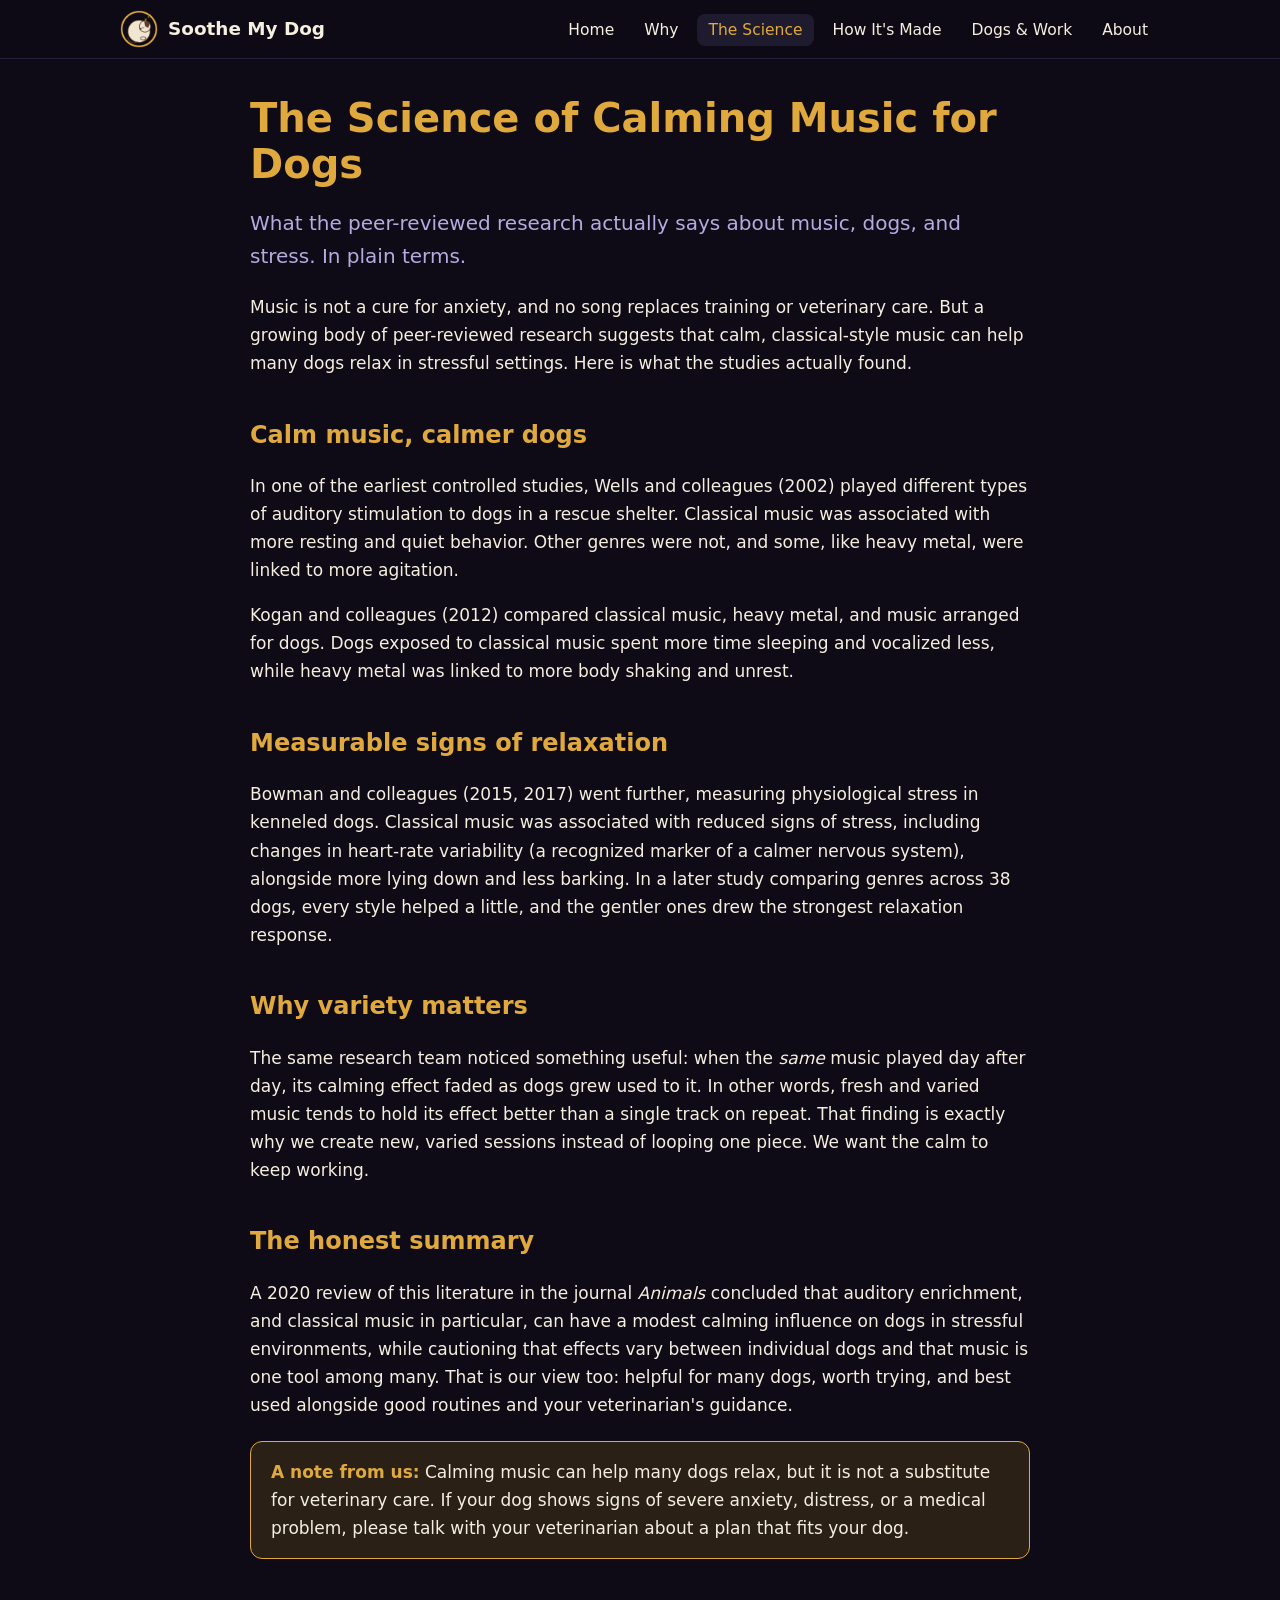
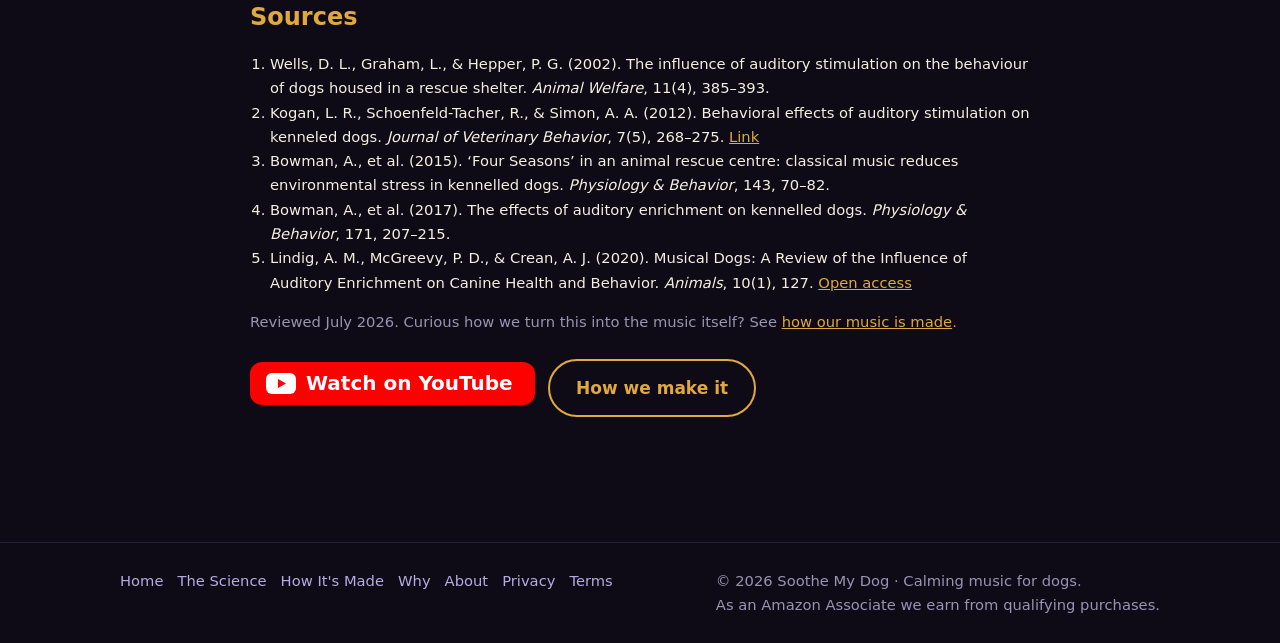
<file: science/index.html>
<!doctype html><html lang="en"><head>
<meta charset="utf-8"><meta name="viewport" content="width=device-width,initial-scale=1">
<title>The Science of Calming Music for Dogs | Soothe My Dog</title>
<meta name="description" content="Peer-reviewed research on how classical and calming music affects stress and behavior in dogs.">
<link rel="canonical" href="https://www.soothemydog.com/science/">
<link rel="icon" type="image/png" href="/assets/img/favicon.png">
<meta property="og:type" content="website"><meta property="og:title" content="The Science of Calming Music for Dogs | Soothe My Dog">
<meta property="og:description" content="Peer-reviewed research on how classical and calming music affects stress and behavior in dogs."><meta property="og:url" content="https://www.soothemydog.com/science/">
<meta property="og:image" content="https://www.soothemydog.com/assets/img/og-hero.jpg"><meta name="twitter:card" content="summary_large_image">
<link rel="stylesheet" href="/assets/site.css?v=b7cb299e">
<script type="application/ld+json">{"@context":"https://schema.org","@type":"Organization","name":"Soothe My Dog","url":"https://www.soothemydog.com","logo":"https://www.soothemydog.com/assets/img/logo.png","description":"Original calming music for dogs who are home alone, anxious, or scared of fireworks and storms.","sameAs":["https://www.youtube.com/channel/UCDjGupYODDsBWKeuKjRhHag"]}</script></head><body>
<a class="skip" href="#main">Skip to content</a>
<header class="site"><div class="bar">
<a class="brand" href="/"><img src="/assets/img/logo.png" alt="" width="38" height="38"><span>Soothe My Dog</span></a>
<nav class="main" aria-label="Primary"><ul><li><a href="/">Home</a></li><li><a href="/why/">Why</a></li><li><a href="/science/" aria-current="page">The Science</a></li><li><a href="/how-our-music-is-made/">How It's Made</a></li><li><a href="/covid-dogs/">Dogs & Work</a></li><li><a href="/about/">About</a></li></ul></nav>
</div></header>
<main id="main">

<div class="wrap-narrow">
<h1>The Science of Calming Music for Dogs</h1>
<p class="lead">What the peer-reviewed research actually says about music, dogs, and stress. In plain terms.</p>
<p>Music is not a cure for anxiety, and no song replaces training or veterinary care. But a growing body
of peer-reviewed research suggests that calm, classical-style music can help many dogs relax in
stressful settings. Here is what the studies actually found.</p>

<h2>Calm music, calmer dogs</h2>
<p>In one of the earliest controlled studies, Wells and colleagues (2002) played different types of
auditory stimulation to dogs in a rescue shelter. Classical music was associated with more resting and
quiet behavior. Other genres were not, and some, like heavy metal, were linked to more agitation.</p>
<p>Kogan and colleagues (2012) compared classical music, heavy metal, and music arranged for dogs.
Dogs exposed to classical music spent more time sleeping and vocalized less, while heavy metal was
linked to more body shaking and unrest.</p>

<h2>Measurable signs of relaxation</h2>
<p>Bowman and colleagues (2015, 2017) went further, measuring physiological stress in kenneled dogs.
Classical music was associated with reduced signs of stress, including changes in heart-rate variability
(a recognized marker of a calmer nervous system), alongside more lying down and less barking. In a later
study comparing genres across 38 dogs, every style helped a little, and the gentler ones drew the
strongest relaxation response.</p>

<h2>Why variety matters</h2>
<p>The same research team noticed something useful: when the <em>same</em> music played day after day,
its calming effect faded as dogs grew used to it. In other words, fresh and varied music tends to hold
its effect better than a single track on repeat. That finding is exactly why we create new, varied
sessions instead of looping one piece. We want the calm to keep working.</p>

<h2>The honest summary</h2>
<p>A 2020 review of this literature in the journal <em>Animals</em> concluded that auditory enrichment,
and classical music in particular, can have a modest calming influence on dogs in stressful environments,
while cautioning that effects vary between individual dogs and that music is one tool among many. That is
our view too: helpful for many dogs, worth trying, and best used alongside good routines and your
veterinarian's guidance.</p>

<div class="disclaimer"><strong>A note from us:</strong> Calming music can help many dogs relax, but it is not a substitute for veterinary care. If your dog shows signs of severe anxiety, distress, or a medical problem, please talk with your veterinarian about a plan that fits your dog.</div>

<div class="cite"><h2>Sources</h2><ol>
<li>Wells, D. L., Graham, L., &amp; Hepper, P. G. (2002). The influence of auditory stimulation on the
behaviour of dogs housed in a rescue shelter. <em>Animal Welfare</em>, 11(4), 385&ndash;393.</li>
<li>Kogan, L. R., Schoenfeld-Tacher, R., &amp; Simon, A. A. (2012). Behavioral effects of auditory
stimulation on kenneled dogs. <em>Journal of Veterinary Behavior</em>, 7(5), 268&ndash;275.
<a href="https://www.sciencedirect.com/science/article/abs/pii/S1558787811001845">Link</a></li>
<li>Bowman, A., et&nbsp;al. (2015). &lsquo;Four Seasons&rsquo; in an animal rescue centre: classical music
reduces environmental stress in kennelled dogs. <em>Physiology &amp; Behavior</em>, 143, 70&ndash;82.</li>
<li>Bowman, A., et&nbsp;al. (2017). The effects of auditory enrichment on kennelled dogs.
<em>Physiology &amp; Behavior</em>, 171, 207&ndash;215.</li>
<li>Lindig, A. M., McGreevy, P. D., &amp; Crean, A. J. (2020). Musical Dogs: A Review of the Influence of
Auditory Enrichment on Canine Health and Behavior. <em>Animals</em>, 10(1), 127.
<a href="https://pmc.ncbi.nlm.nih.gov/articles/PMC7022433/">Open access</a></li>
</ol></div>
<p class="cite">Reviewed July 2026. Curious how we turn this into the music itself? See <a href="/how-our-music-is-made/">how our music is made</a>.</p>
<p><a class="btn-yt" href="https://www.youtube.com/channel/UCDjGupYODDsBWKeuKjRhHag"><svg width="30" height="21" viewBox="0 0 30 21" aria-hidden="true" focusable="false"><rect width="30" height="21" rx="6" fill="#fff"></rect><path d="M12 6l8 4.5-8 4.5z" fill="#FF0000"></path></svg>Watch on YouTube</a> <a class="btn ghost" href="/how-our-music-is-made/">How we make it</a></p>
</div>

</main>
<footer class="site"><div class="fwrap">
<div><nav aria-label="Footer"><a href="/">Home</a><a href="/science/">The Science</a><a href="/how-our-music-is-made/">How It's Made</a><a href="/why/">Why</a><a href="/about/">About</a><a href="/privacy/">Privacy</a><a href="/terms/">Terms</a></nav></div>
<div>&copy; 2026 Soothe My Dog &middot; Calming music for dogs.<br>As an Amazon Associate we earn from qualifying purchases.</div>
</div></footer>
</body></html>
</file>
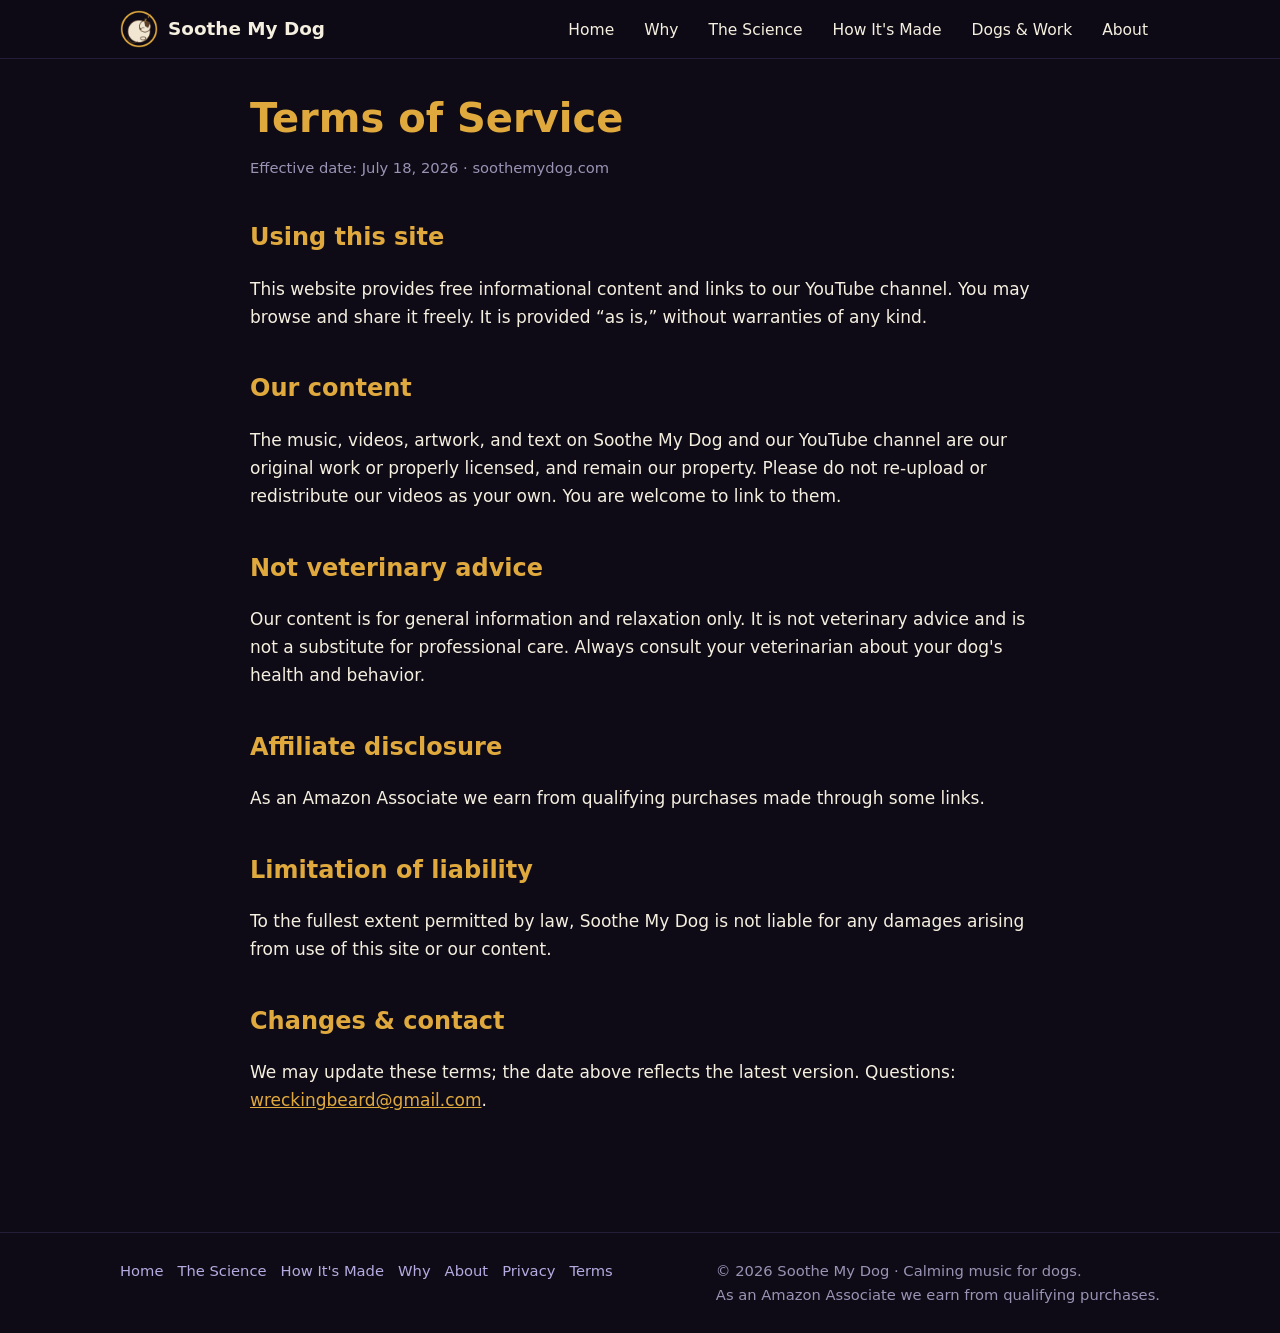
<file: terms/index.html>
<!doctype html><html lang="en"><head>
<meta charset="utf-8"><meta name="viewport" content="width=device-width,initial-scale=1">
<title>Terms of Service | Soothe My Dog</title>
<meta name="description" content="Terms of service for soothemydog.com.">
<link rel="canonical" href="https://www.soothemydog.com/terms/">
<link rel="icon" type="image/png" href="/assets/img/favicon.png">
<meta property="og:type" content="website"><meta property="og:title" content="Terms of Service | Soothe My Dog">
<meta property="og:description" content="Terms of service for soothemydog.com."><meta property="og:url" content="https://www.soothemydog.com/terms/">
<meta property="og:image" content="https://www.soothemydog.com/assets/img/og-hero.jpg"><meta name="twitter:card" content="summary_large_image">
<link rel="stylesheet" href="/assets/site.css?v=b7cb299e">
<script type="application/ld+json">{"@context":"https://schema.org","@type":"Organization","name":"Soothe My Dog","url":"https://www.soothemydog.com","logo":"https://www.soothemydog.com/assets/img/logo.png","description":"Original calming music for dogs who are home alone, anxious, or scared of fireworks and storms.","sameAs":["https://www.youtube.com/channel/UCDjGupYODDsBWKeuKjRhHag"]}</script></head><body>
<a class="skip" href="#main">Skip to content</a>
<header class="site"><div class="bar">
<a class="brand" href="/"><img src="/assets/img/logo.png" alt="" width="38" height="38"><span>Soothe My Dog</span></a>
<nav class="main" aria-label="Primary"><ul><li><a href="/">Home</a></li><li><a href="/why/">Why</a></li><li><a href="/science/">The Science</a></li><li><a href="/how-our-music-is-made/">How It's Made</a></li><li><a href="/covid-dogs/">Dogs & Work</a></li><li><a href="/about/">About</a></li></ul></nav>
</div></header>
<main id="main">

<div class="wrap-narrow">
<h1>Terms of Service</h1>
<p class="cite">Effective date: July 18, 2026 &middot; soothemydog.com</p>
<h2>Using this site</h2>
<p>This website provides free informational content and links to our YouTube channel. You may browse and
share it freely. It is provided &ldquo;as is,&rdquo; without warranties of any kind.</p>
<h2>Our content</h2>
<p>The music, videos, artwork, and text on Soothe My Dog and our YouTube channel are our original work or
properly licensed, and remain our property. Please do not re-upload or redistribute our videos as your
own. You are welcome to link to them.</p>
<h2>Not veterinary advice</h2>
<p>Our content is for general information and relaxation only. It is not veterinary advice and is not a
substitute for professional care. Always consult your veterinarian about your dog's health and behavior.</p>
<h2>Affiliate disclosure</h2>
<p>As an Amazon Associate we earn from qualifying purchases made through some links.</p>
<h2>Limitation of liability</h2>
<p>To the fullest extent permitted by law, Soothe My Dog is not liable for any damages arising from use
of this site or our content.</p>
<h2>Changes &amp; contact</h2>
<p>We may update these terms; the date above reflects the latest version. Questions:
<a href="mailto:wreckingbeard@gmail.com">wreckingbeard@gmail.com</a>.</p>
</div>

</main>
<footer class="site"><div class="fwrap">
<div><nav aria-label="Footer"><a href="/">Home</a><a href="/science/">The Science</a><a href="/how-our-music-is-made/">How It's Made</a><a href="/why/">Why</a><a href="/about/">About</a><a href="/privacy/">Privacy</a><a href="/terms/">Terms</a></nav></div>
<div>&copy; 2026 Soothe My Dog &middot; Calming music for dogs.<br>As an Amazon Associate we earn from qualifying purchases.</div>
</div></footer>
</body></html>
</file>
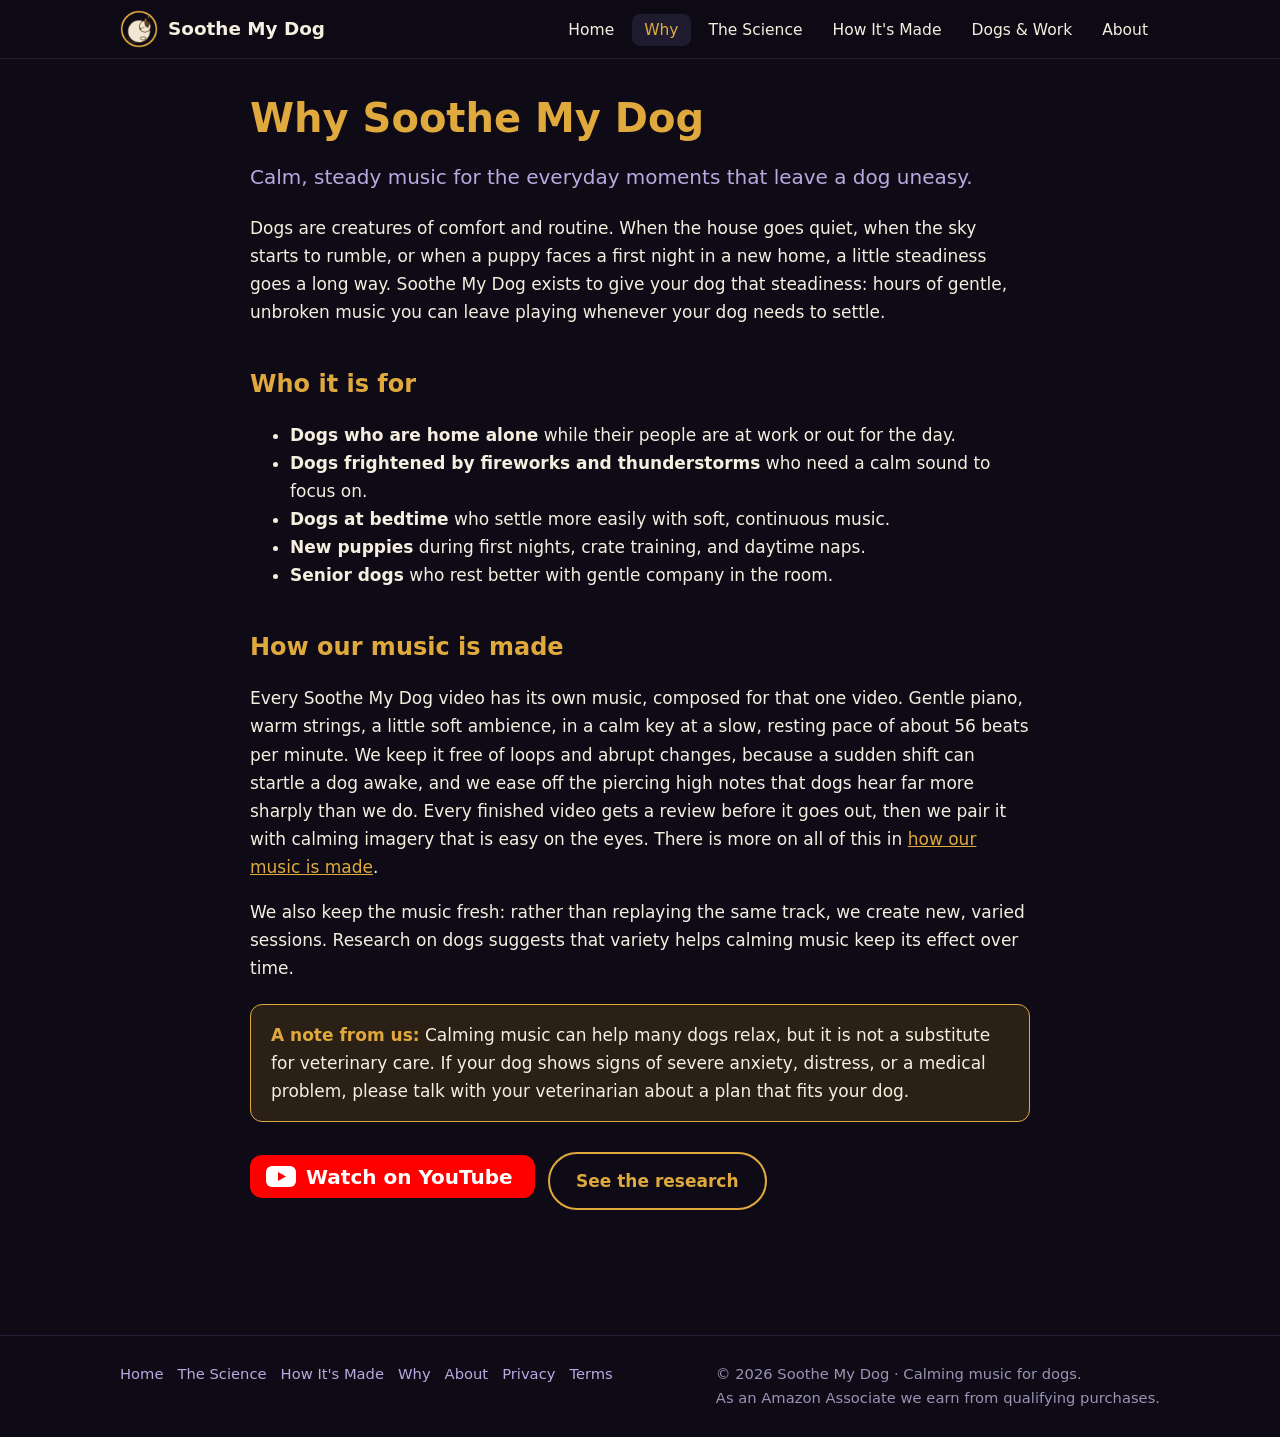
<file: why/index.html>
<!doctype html><html lang="en"><head>
<meta charset="utf-8"><meta name="viewport" content="width=device-width,initial-scale=1">
<title>Why Soothe My Dog | Calm Music for Anxious Dogs</title>
<meta name="description" content="Who calming music helps, when to use it, and how our music is made.">
<link rel="canonical" href="https://www.soothemydog.com/why/">
<link rel="icon" type="image/png" href="/assets/img/favicon.png">
<meta property="og:type" content="website"><meta property="og:title" content="Why Soothe My Dog | Calm Music for Anxious Dogs">
<meta property="og:description" content="Who calming music helps, when to use it, and how our music is made."><meta property="og:url" content="https://www.soothemydog.com/why/">
<meta property="og:image" content="https://www.soothemydog.com/assets/img/og-hero.jpg"><meta name="twitter:card" content="summary_large_image">
<link rel="stylesheet" href="/assets/site.css?v=b7cb299e">
<script type="application/ld+json">{"@context":"https://schema.org","@type":"Organization","name":"Soothe My Dog","url":"https://www.soothemydog.com","logo":"https://www.soothemydog.com/assets/img/logo.png","description":"Original calming music for dogs who are home alone, anxious, or scared of fireworks and storms.","sameAs":["https://www.youtube.com/channel/UCDjGupYODDsBWKeuKjRhHag"]}</script></head><body>
<a class="skip" href="#main">Skip to content</a>
<header class="site"><div class="bar">
<a class="brand" href="/"><img src="/assets/img/logo.png" alt="" width="38" height="38"><span>Soothe My Dog</span></a>
<nav class="main" aria-label="Primary"><ul><li><a href="/">Home</a></li><li><a href="/why/" aria-current="page">Why</a></li><li><a href="/science/">The Science</a></li><li><a href="/how-our-music-is-made/">How It's Made</a></li><li><a href="/covid-dogs/">Dogs & Work</a></li><li><a href="/about/">About</a></li></ul></nav>
</div></header>
<main id="main">

<div class="wrap-narrow">
<h1>Why Soothe My Dog</h1>
<p class="lead">Calm, steady music for the everyday moments that leave a dog uneasy.</p>
<p>Dogs are creatures of comfort and routine. When the house goes quiet, when the sky starts to rumble,
or when a puppy faces a first night in a new home, a little steadiness goes a long way. Soothe My Dog
exists to give your dog that steadiness: hours of gentle, unbroken music you can leave playing whenever
your dog needs to settle.</p>
<h2>Who it is for</h2>
<ul>
<li><strong>Dogs who are home alone</strong> while their people are at work or out for the day.</li>
<li><strong>Dogs frightened by fireworks and thunderstorms</strong> who need a calm sound to focus on.</li>
<li><strong>Dogs at bedtime</strong> who settle more easily with soft, continuous music.</li>
<li><strong>New puppies</strong> during first nights, crate training, and daytime naps.</li>
<li><strong>Senior dogs</strong> who rest better with gentle company in the room.</li>
</ul>
<h2>How our music is made</h2>
<p>Every Soothe My Dog video has its own music, composed for that one video. Gentle piano, warm strings,
a little soft ambience, in a calm key at a slow, resting pace of about 56 beats per minute. We keep it
free of loops and abrupt changes, because a sudden shift can startle a dog awake, and we ease off the
piercing high notes that dogs hear far more sharply than we do. Every finished video gets a review before
it goes out, then we pair it with calming imagery that is easy on the eyes. There is more on all of this
in <a href="/how-our-music-is-made/">how our music is made</a>.</p>
<p>We also keep the music fresh: rather than replaying the same track, we create new, varied sessions.
Research on dogs suggests that variety helps calming music keep its effect over time.</p>
<div class="disclaimer"><strong>A note from us:</strong> Calming music can help many dogs relax, but it is not a substitute for veterinary care. If your dog shows signs of severe anxiety, distress, or a medical problem, please talk with your veterinarian about a plan that fits your dog.</div>
<p><a class="btn-yt" href="https://www.youtube.com/channel/UCDjGupYODDsBWKeuKjRhHag"><svg width="30" height="21" viewBox="0 0 30 21" aria-hidden="true" focusable="false"><rect width="30" height="21" rx="6" fill="#fff"></rect><path d="M12 6l8 4.5-8 4.5z" fill="#FF0000"></path></svg>Watch on YouTube</a> <a class="btn ghost" href="/science/">See the research</a></p>
</div>

</main>
<footer class="site"><div class="fwrap">
<div><nav aria-label="Footer"><a href="/">Home</a><a href="/science/">The Science</a><a href="/how-our-music-is-made/">How It's Made</a><a href="/why/">Why</a><a href="/about/">About</a><a href="/privacy/">Privacy</a><a href="/terms/">Terms</a></nav></div>
<div>&copy; 2026 Soothe My Dog &middot; Calming music for dogs.<br>As an Amazon Associate we earn from qualifying purchases.</div>
</div></footer>
</body></html>
</file>
<file: assets/site.css>
:root{--mid:#0E0B16;--surf:#1E1B2E;--surf2:#26223b;--gold:#E0A93E;--cream:#F5EFE0;--lav:#b6abe0;--muted:#9a93b4}
*{box-sizing:border-box}
html{scroll-behavior:smooth}
@media (prefers-reduced-motion:reduce){html{scroll-behavior:auto}*{animation:none!important;transition:none!important}}
body{margin:0;background:var(--mid);color:var(--cream);font:17px/1.65 "Segoe UI",system-ui,Arial,sans-serif}
a{color:var(--gold)}
a:focus-visible,button:focus-visible,video:focus-visible,[tabindex]:focus-visible{outline:3px solid var(--gold);outline-offset:2px}
.skip{position:absolute;left:-999px;top:0;background:var(--gold);color:#1a1206;padding:10px 16px;border-radius:0 0 8px 0;z-index:100;font-weight:700}
.skip:focus{left:0}
header.site{position:sticky;top:0;background:rgba(14,11,22,.94);backdrop-filter:blur(6px);border-bottom:1px solid #241f38;z-index:50}
.bar{max-width:1080px;margin:0 auto;display:flex;align-items:center;gap:14px;padding:10px 20px;flex-wrap:wrap}
.brand{display:flex;align-items:center;gap:10px;font-weight:800;color:var(--cream);text-decoration:none;font-size:1.15rem}
.brand img{width:38px;height:38px;border-radius:50%}
nav.main{margin-left:auto}
nav.main ul{list-style:none;display:flex;gap:6px;margin:0;padding:0;flex-wrap:wrap}
nav.main a{color:var(--cream);text-decoration:none;padding:7px 12px;border-radius:8px;font-size:.97rem}
nav.main a:hover{background:var(--surf)}
nav.main a[aria-current="page"]{color:var(--gold);background:var(--surf)}
main{max-width:1080px;margin:0 auto;padding:20px 20px 60px}
.wrap-narrow{max-width:780px;margin:0 auto}
h1{font-size:2.5rem;line-height:1.15;color:var(--gold);margin:.4em 0 .2em}
h2{font-size:1.5rem;color:var(--gold);margin:1.6em 0 .4em}
h3{font-size:1.15rem;color:var(--cream);margin:1.2em 0 .3em}
p,li{color:var(--cream)}
.lead{font-size:1.25rem;color:var(--lav)}
.btn{display:inline-block;background:var(--gold);color:#1a1206;font-weight:800;padding:13px 26px;border-radius:999px;text-decoration:none;margin:8px 8px 8px 0}
.btn.ghost{background:transparent;color:var(--gold);border:2px solid var(--gold)}
.btn-yt{display:inline-flex;align-items:center;gap:10px;background:#FF0000;color:#fff;font-weight:700;padding:11px 22px 11px 16px;border-radius:12px;text-decoration:none;margin:8px 8px 8px 0;font-size:1.25rem;line-height:1}
.btn-yt:hover{background:#e60000}.btn-yt svg{flex:0 0 auto}
.card{background:var(--surf);border:1px solid #2e2a44;border-radius:14px;padding:22px 24px;margin:16px 0}
.grid{display:grid;gap:18px}
.g2{grid-template-columns:repeat(auto-fit,minmax(300px,1fr))}
.g3{grid-template-columns:repeat(auto-fit,minmax(240px,1fr))}
.usecase{background:var(--surf);border:1px solid #2e2a44;border-radius:14px;padding:20px}
.usecase h3{margin-top:0;color:var(--gold)}
.hero{display:grid;gap:24px;grid-template-columns:1fr;align-items:center;margin:14px 0 8px}
@media(min-width:820px){.hero{grid-template-columns:1.05fr .95fr}}
.hero video{width:100%;height:auto;aspect-ratio:16/9;border-radius:16px;border:1px solid #2e2a44;background:#000;display:block}
.medianote{font-size:.9rem;color:var(--muted);margin-top:6px}
.carousel{position:relative;margin:26px 0}
.carousel .frame{position:relative;width:100%;aspect-ratio:16/9;border-radius:16px;overflow:hidden;border:1px solid #2e2a44;background:var(--surf)}
.carousel .frame img{position:absolute;inset:0;width:100%;height:100%;object-fit:cover;opacity:0;transition:opacity .8s ease}
@media (prefers-reduced-motion:reduce){.carousel .frame img{transition:none}}
.carousel .frame img.on{opacity:1}
.carousel .playpause{position:absolute;right:12px;bottom:12px;z-index:2;width:42px;height:42px;border-radius:50%;background:rgba(20,18,32,.72);color:var(--cream);border:1px solid #2e2a44;cursor:pointer;font-size:1rem;line-height:1;display:flex;align-items:center;justify-content:center;-webkit-backdrop-filter:blur(2px);backdrop-filter:blur(2px)}
.carousel .playpause:hover{background:rgba(40,36,60,.92)}
.carousel .playpause:focus-visible{outline:2px solid var(--gold);outline-offset:2px}
.libgrid{display:grid;gap:16px;grid-template-columns:repeat(auto-fill,minmax(260px,1fr));margin:20px 0}
.libcard{background:var(--surf);border:1px solid #2e2a44;border-radius:12px;overflow:hidden}
.libcard img{width:100%;aspect-ratio:16/9;object-fit:cover;display:block}
.libcard .body{padding:12px 14px}
.libcard .t{font-weight:700;font-size:.98rem;line-height:1.3;color:var(--cream)}
.libcard .m{font-size:.85rem;color:var(--muted);margin-top:6px}
.libcard a{display:block;text-decoration:none}
.libcard a:hover .t{color:var(--gold)}
.disclaimer{background:#2a2015;border:1px solid var(--gold);border-radius:12px;padding:16px 20px;margin:22px 0;color:var(--cream)}
.disclaimer strong{color:var(--gold)}
.cite{font-size:.92rem;color:var(--muted)}
.cite ol{padding-left:20px}
.step{display:flex;gap:14px;align-items:flex-start;margin:14px 0}
.step .n{flex:0 0 auto;width:38px;height:38px;border-radius:50%;background:var(--gold);color:#1a1206;font-weight:800;display:flex;align-items:center;justify-content:center}
footer.site{border-top:1px solid #241f38;margin-top:40px}
.fwrap{max-width:1080px;margin:0 auto;padding:26px 20px;display:flex;gap:20px;flex-wrap:wrap;justify-content:space-between;color:var(--muted);font-size:.92rem}
footer.site a{color:var(--lav);text-decoration:none;margin-right:14px}
footer.site a:hover{text-decoration:underline}
.tag{display:inline-block;background:var(--surf);border:1px solid #2e2a44;border-radius:999px;padding:4px 12px;font-size:.85rem;color:var(--lav);margin:3px 6px 3px 0}
</file>
